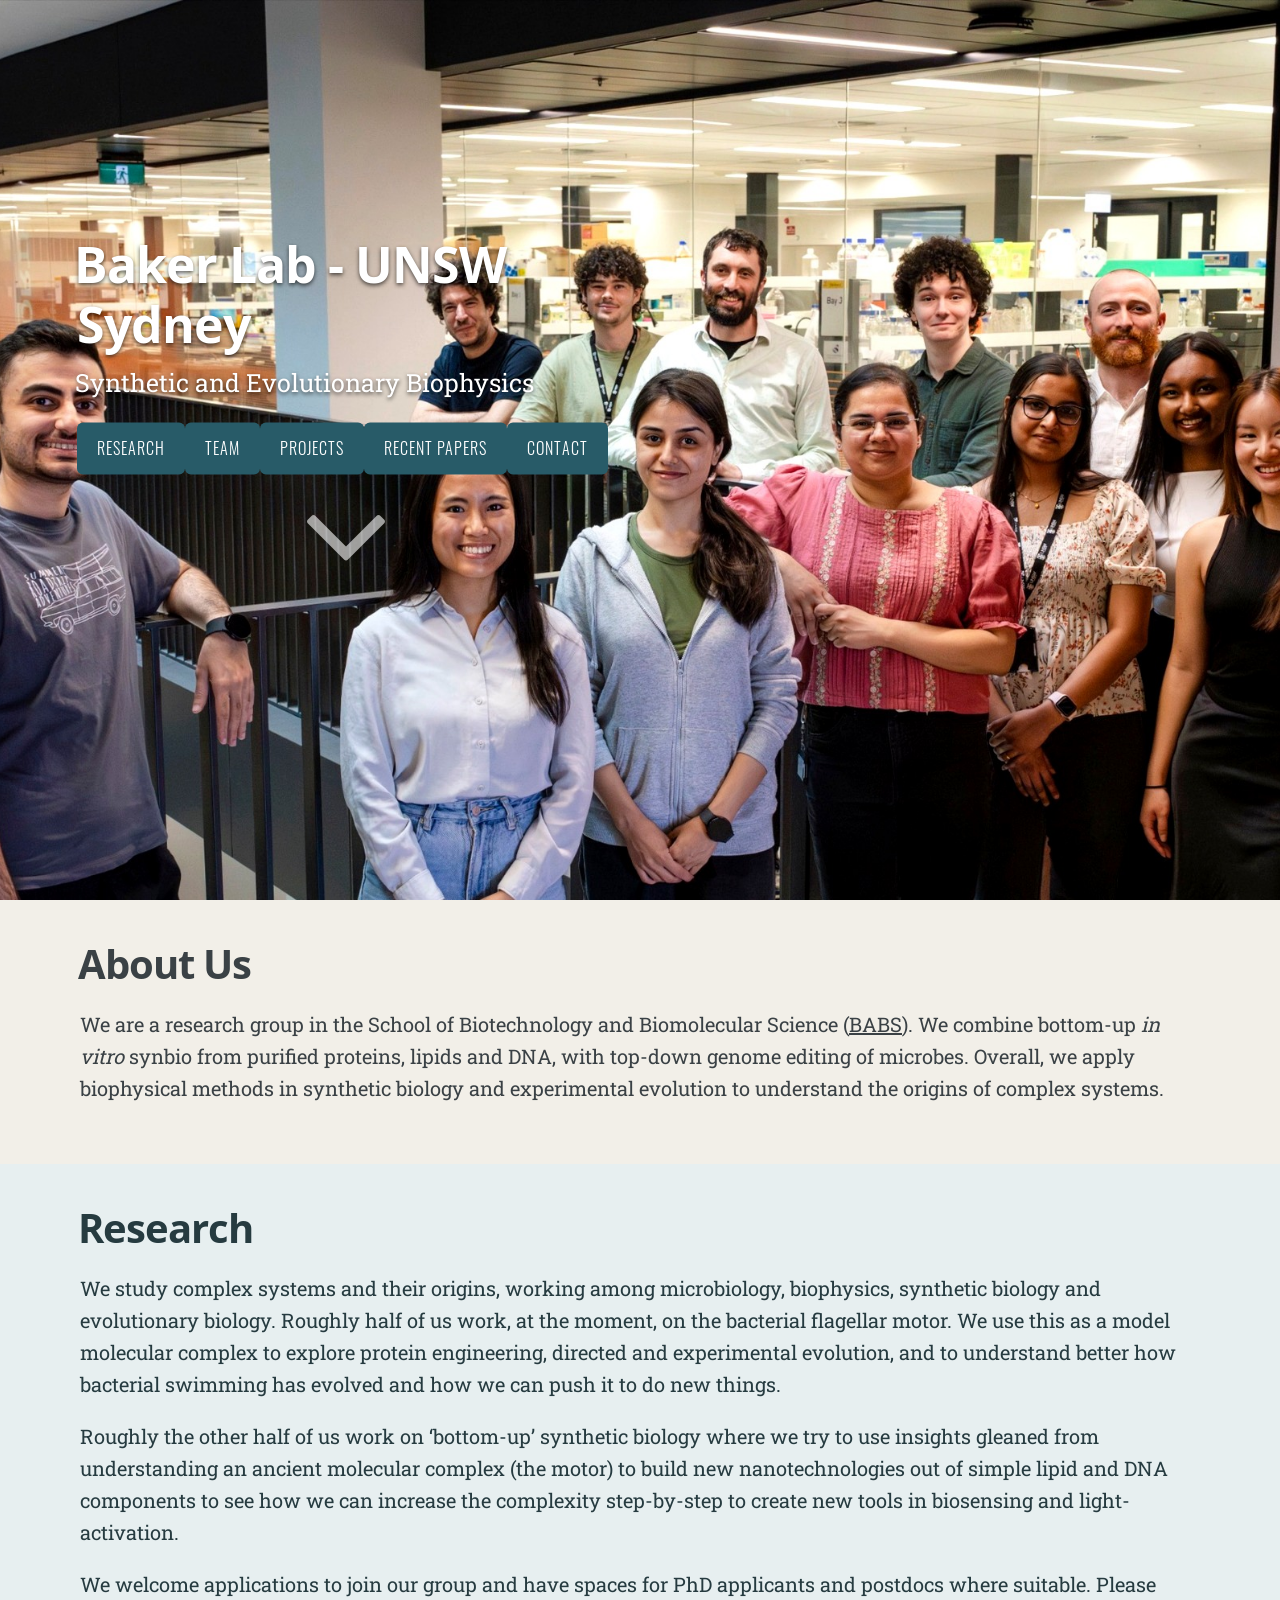
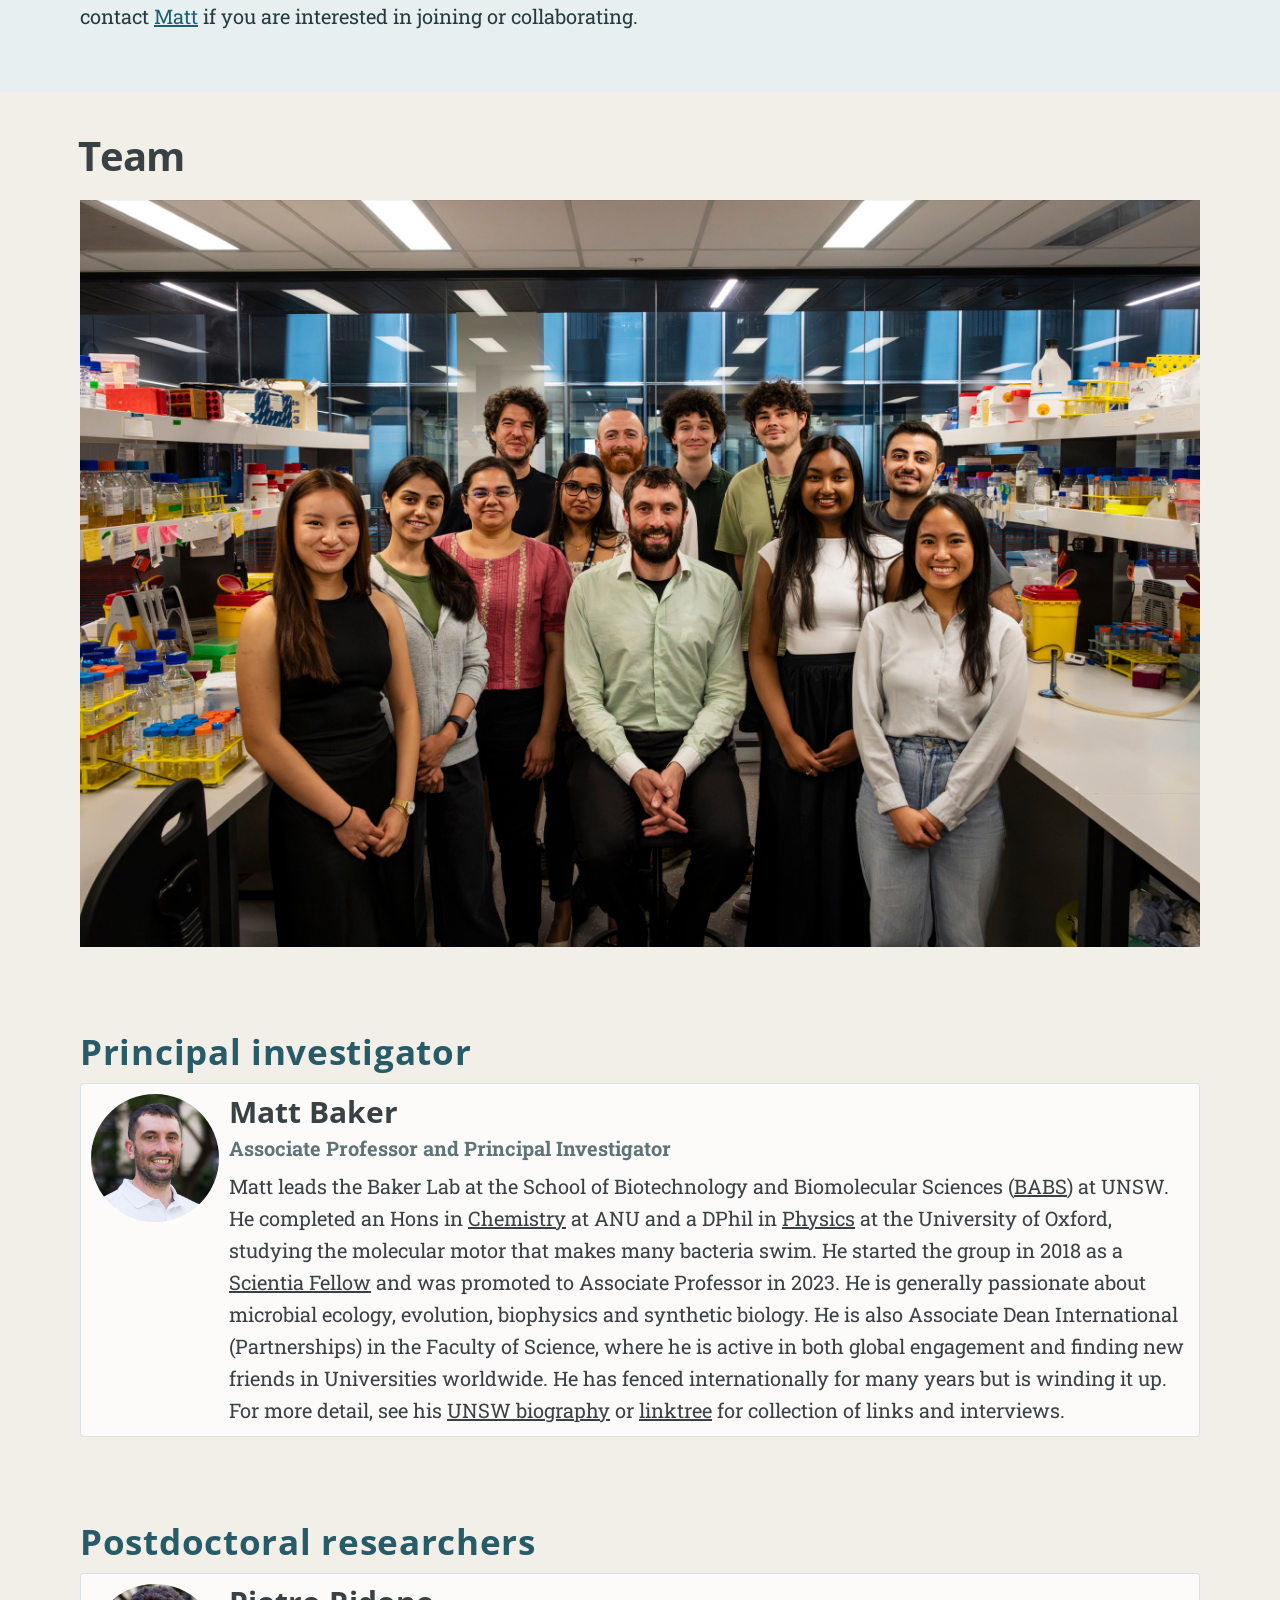
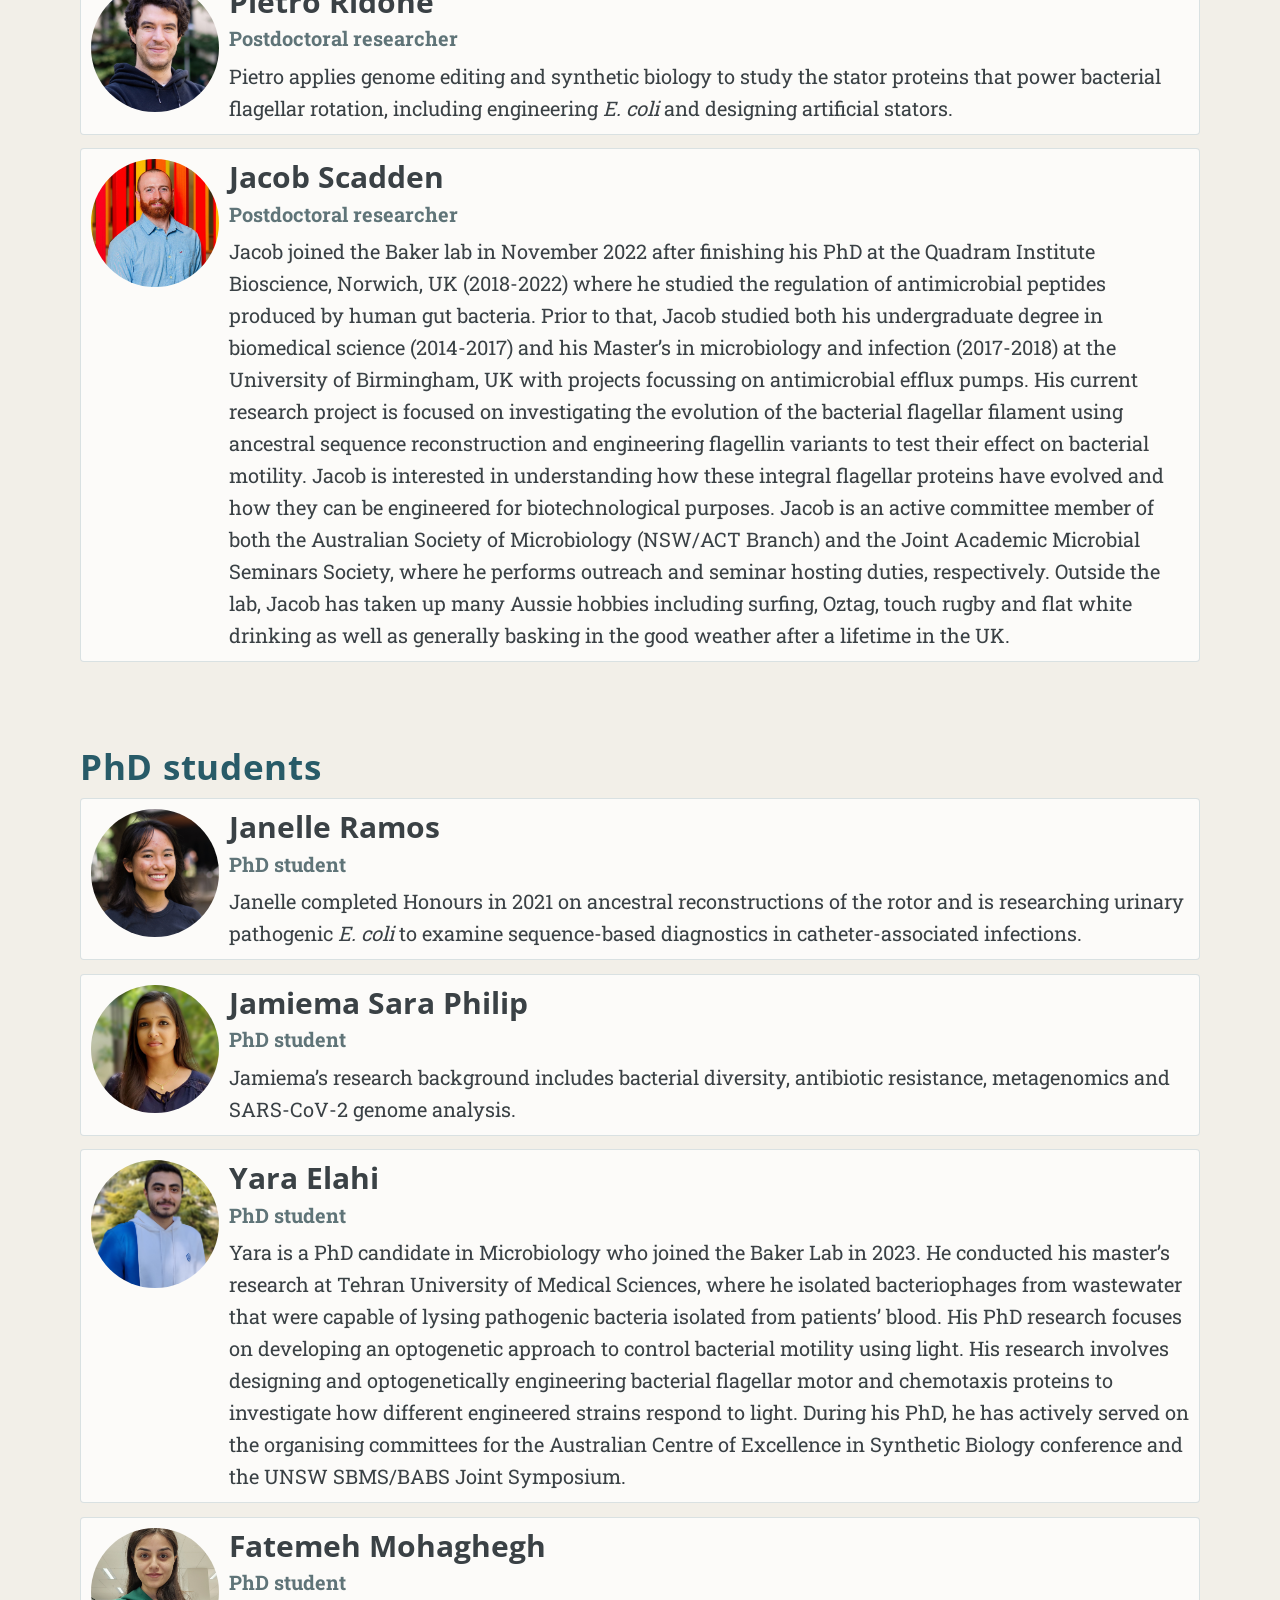
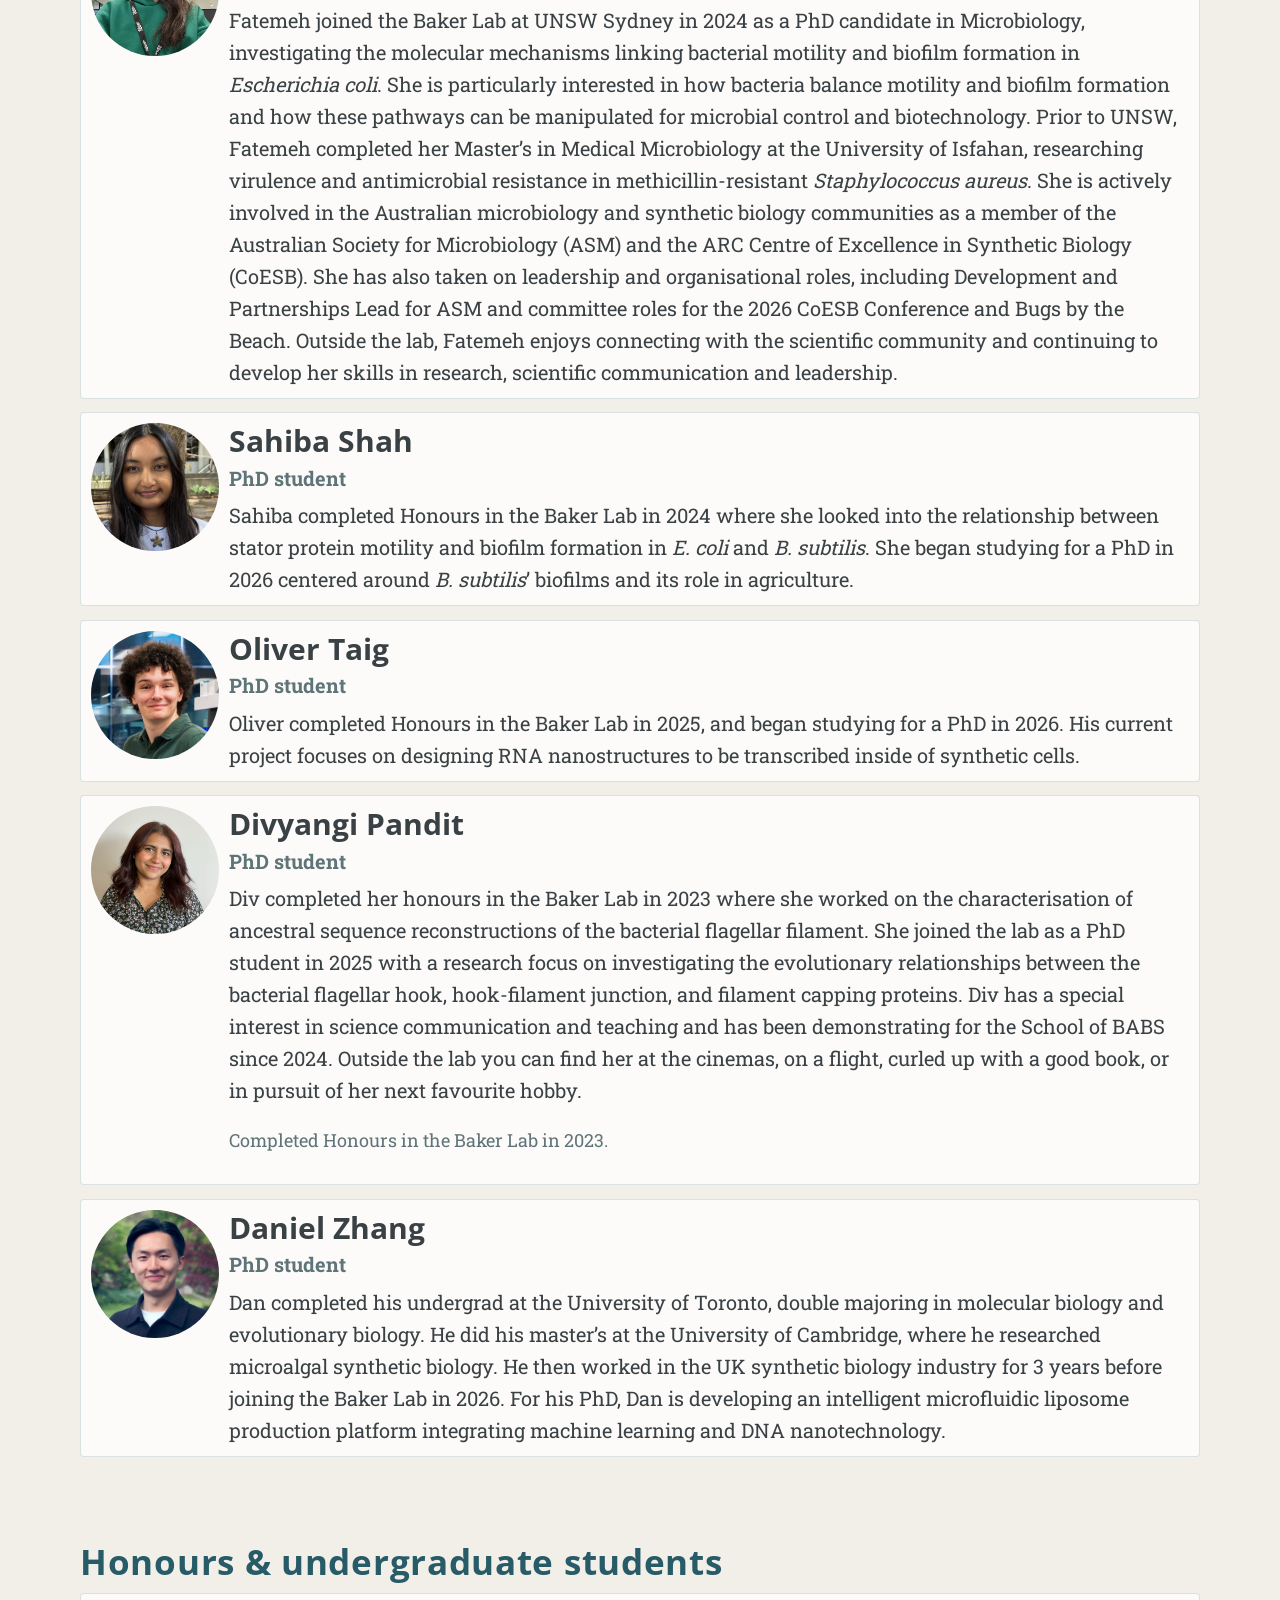
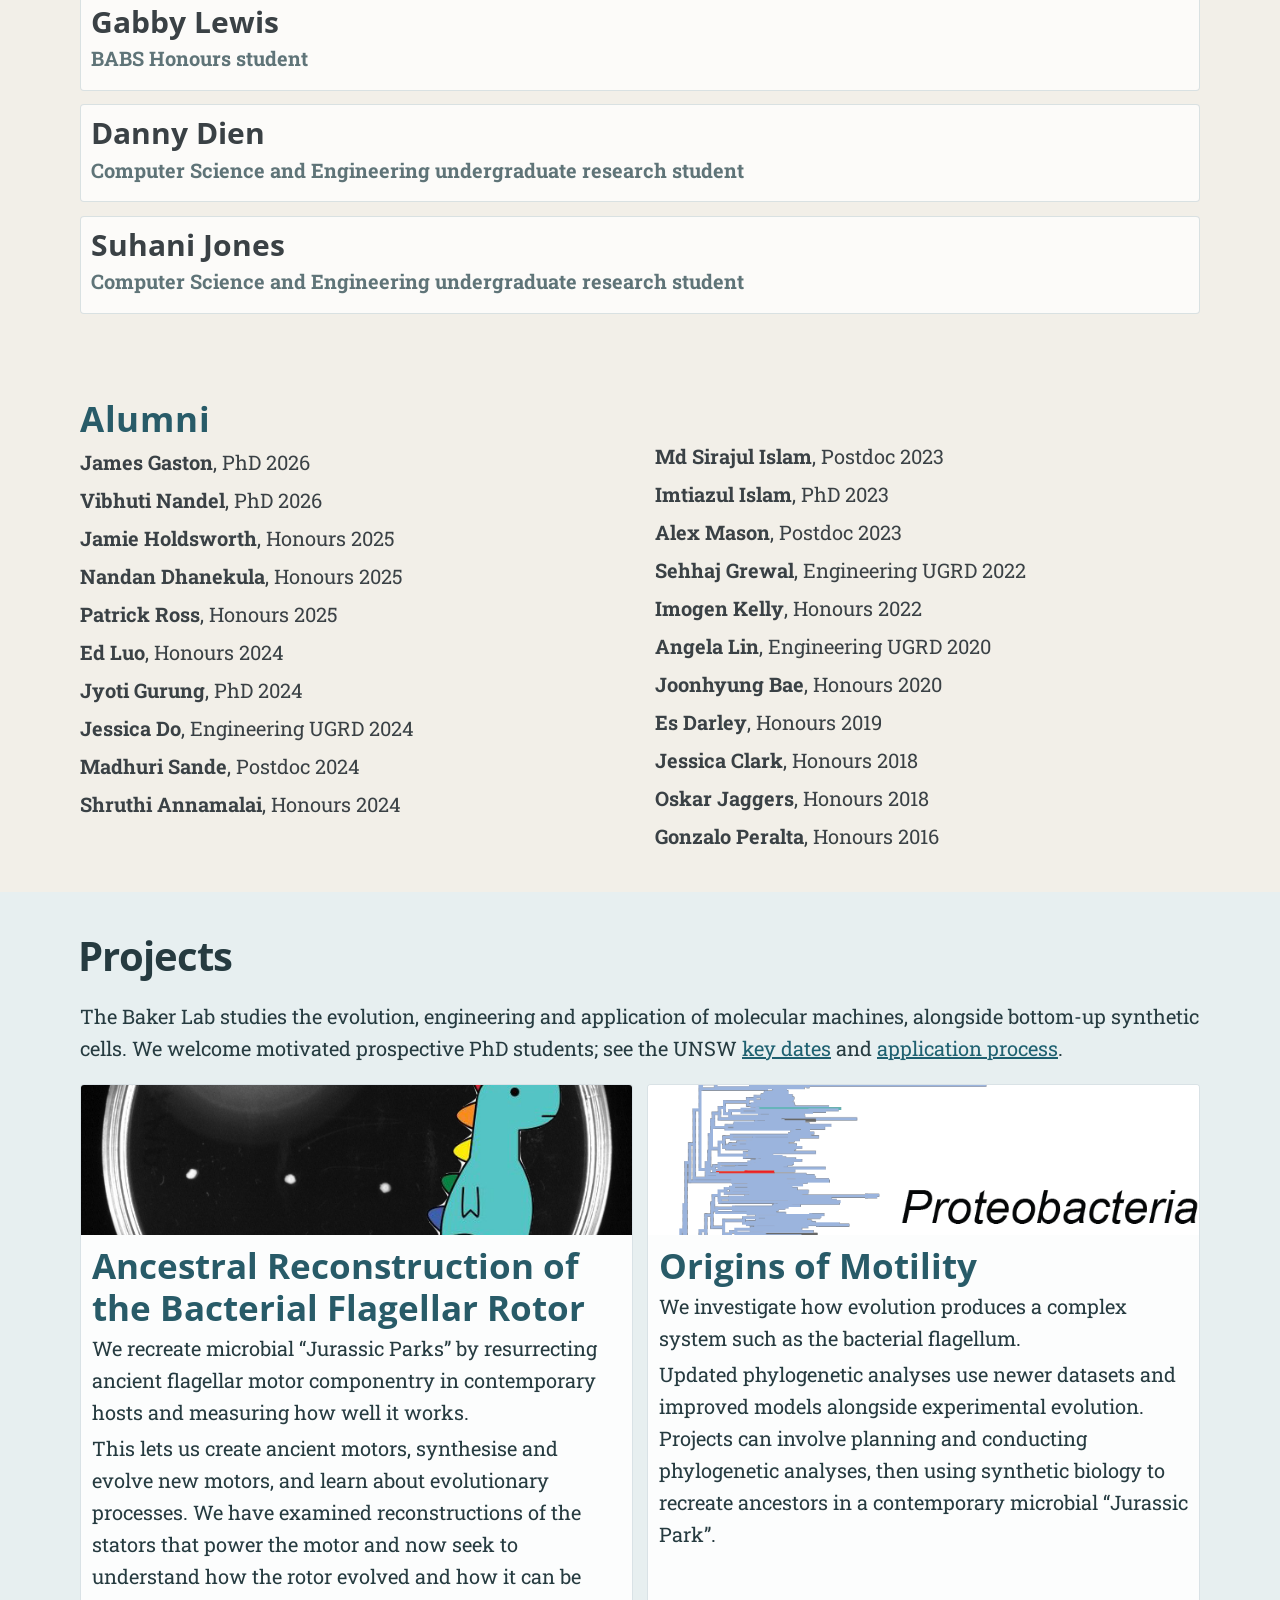
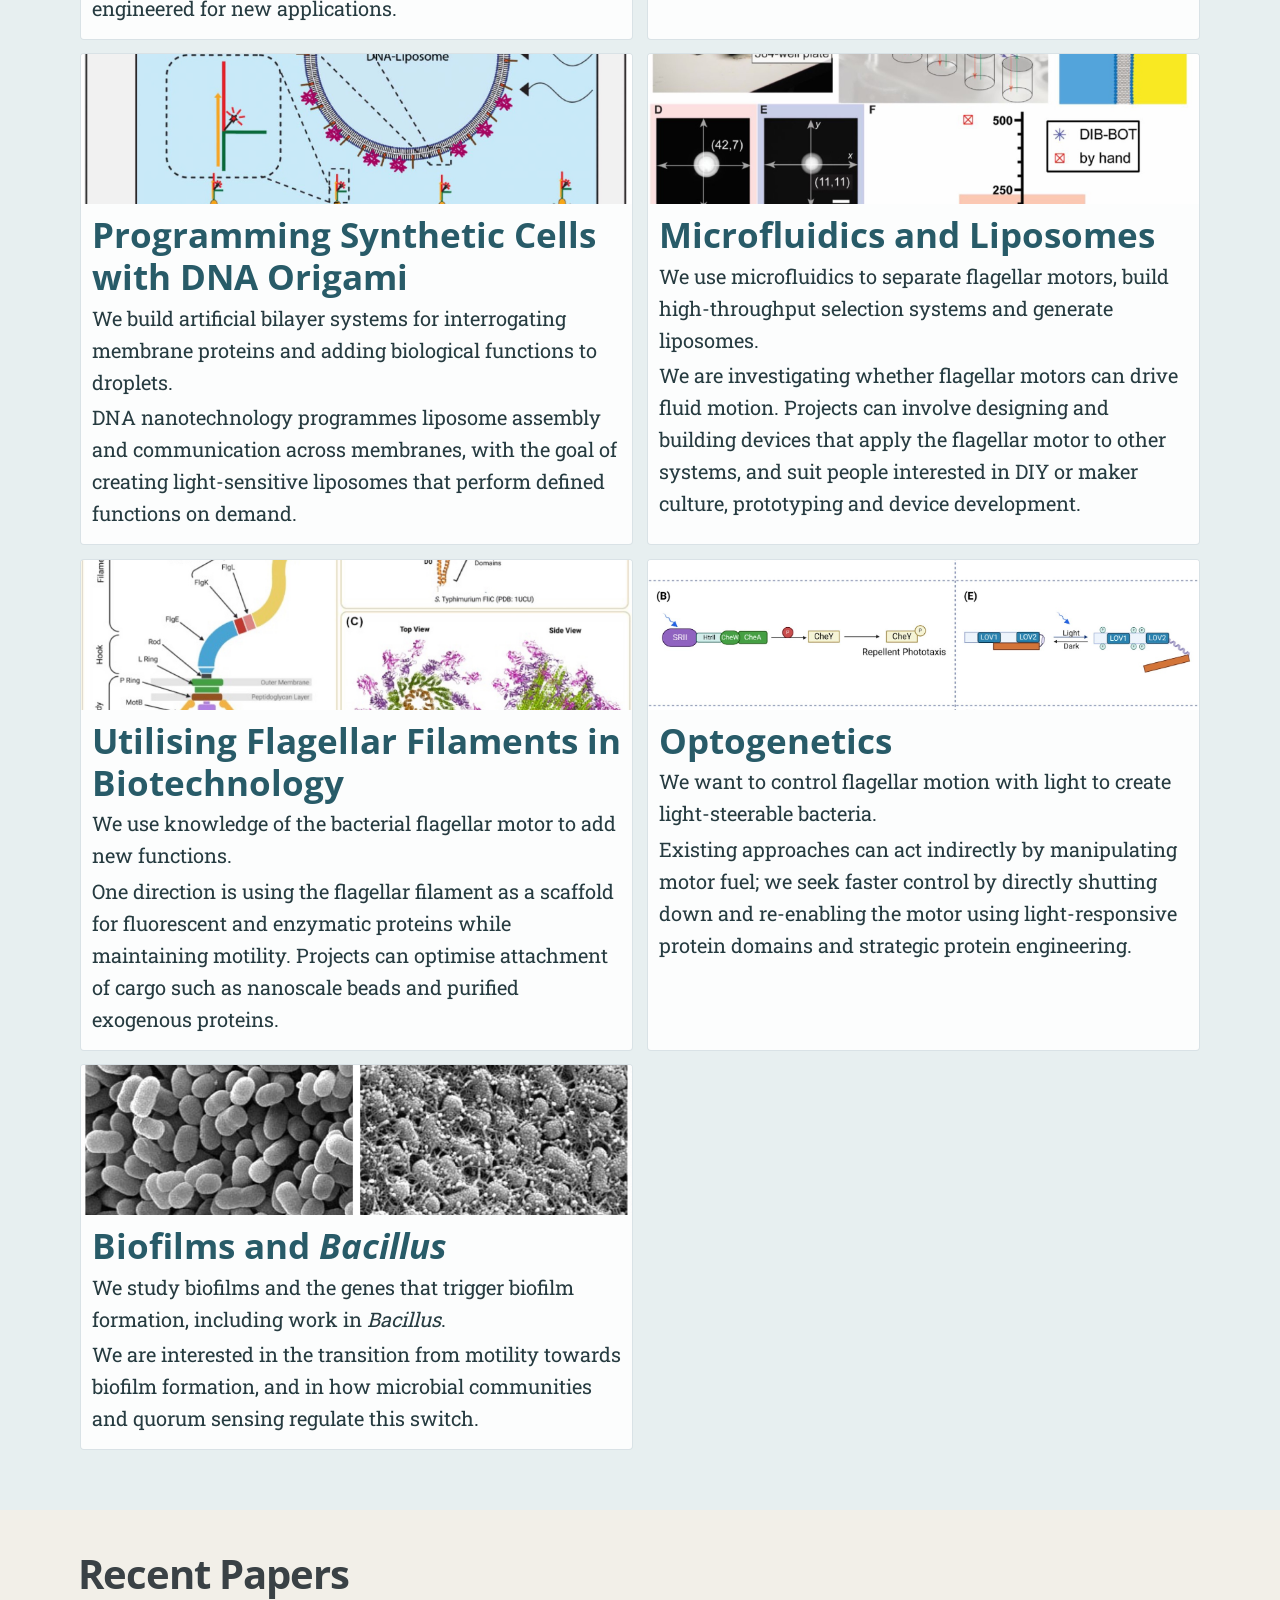
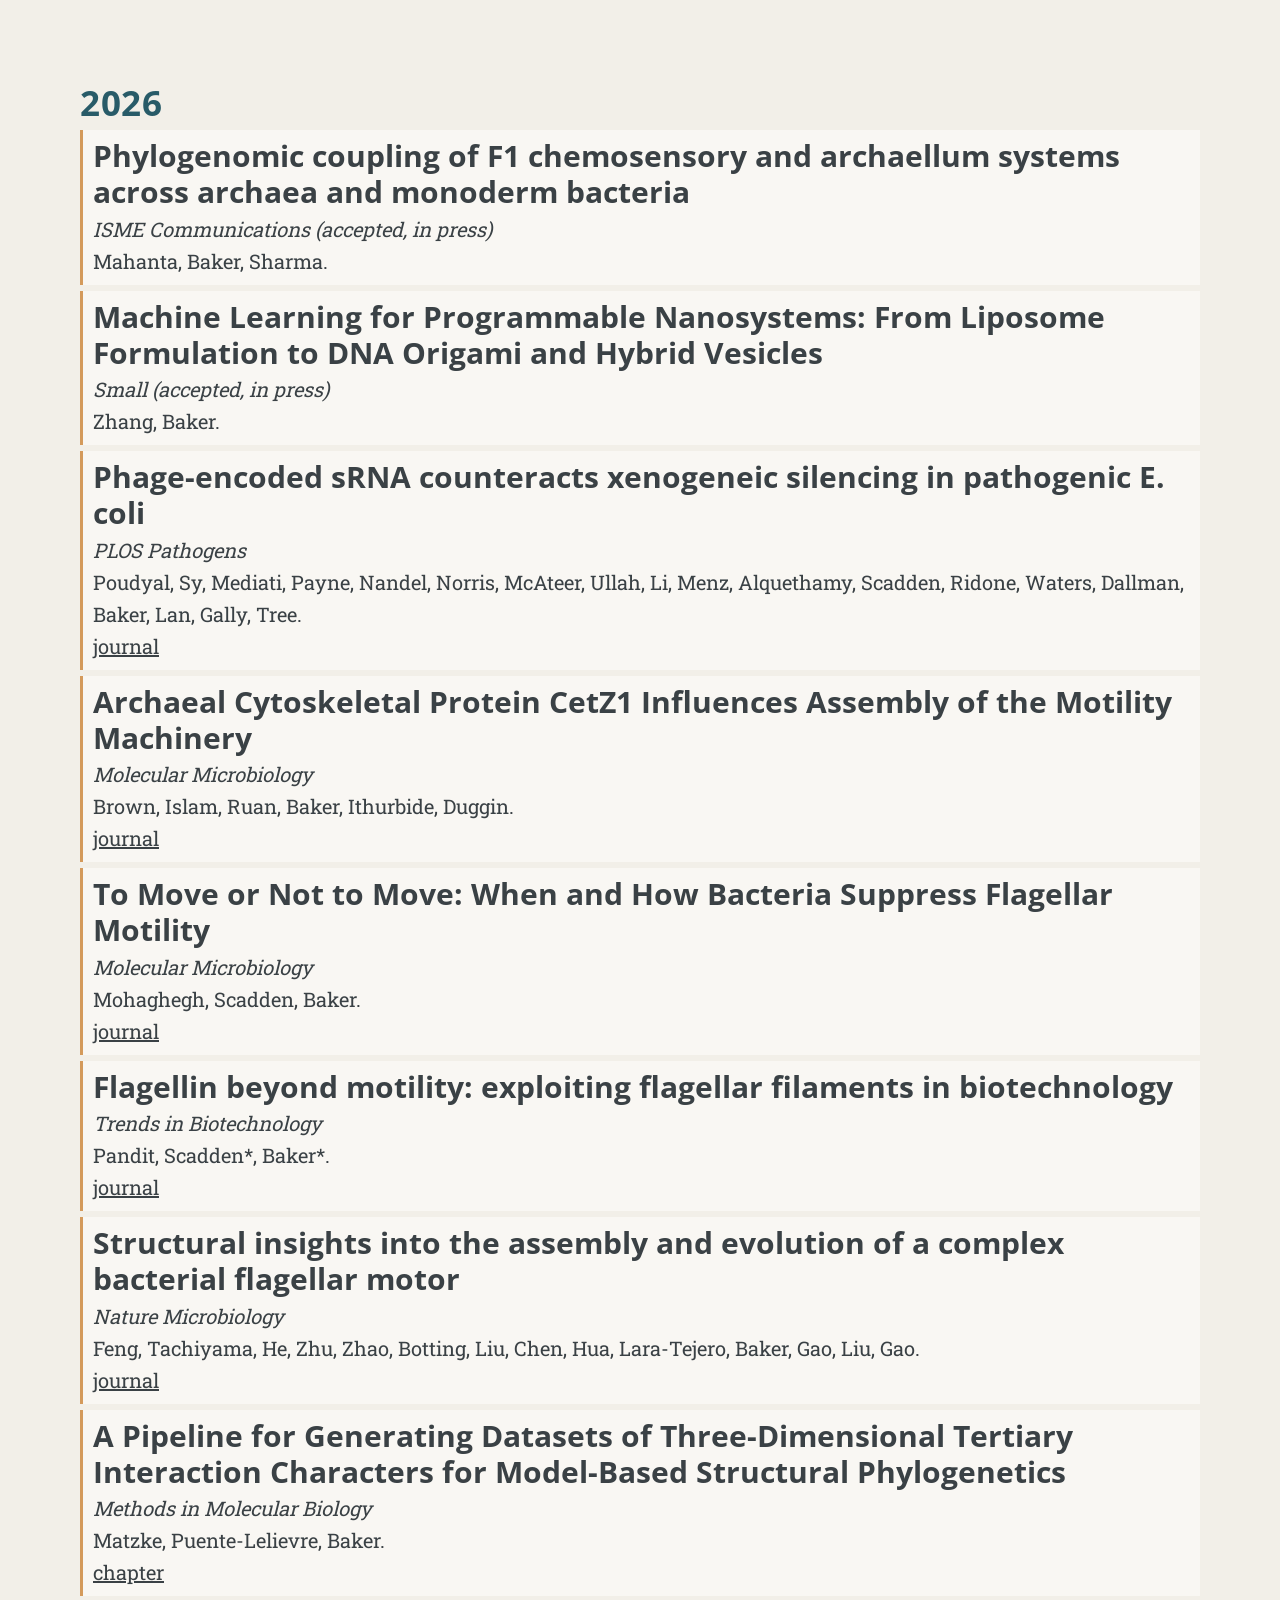
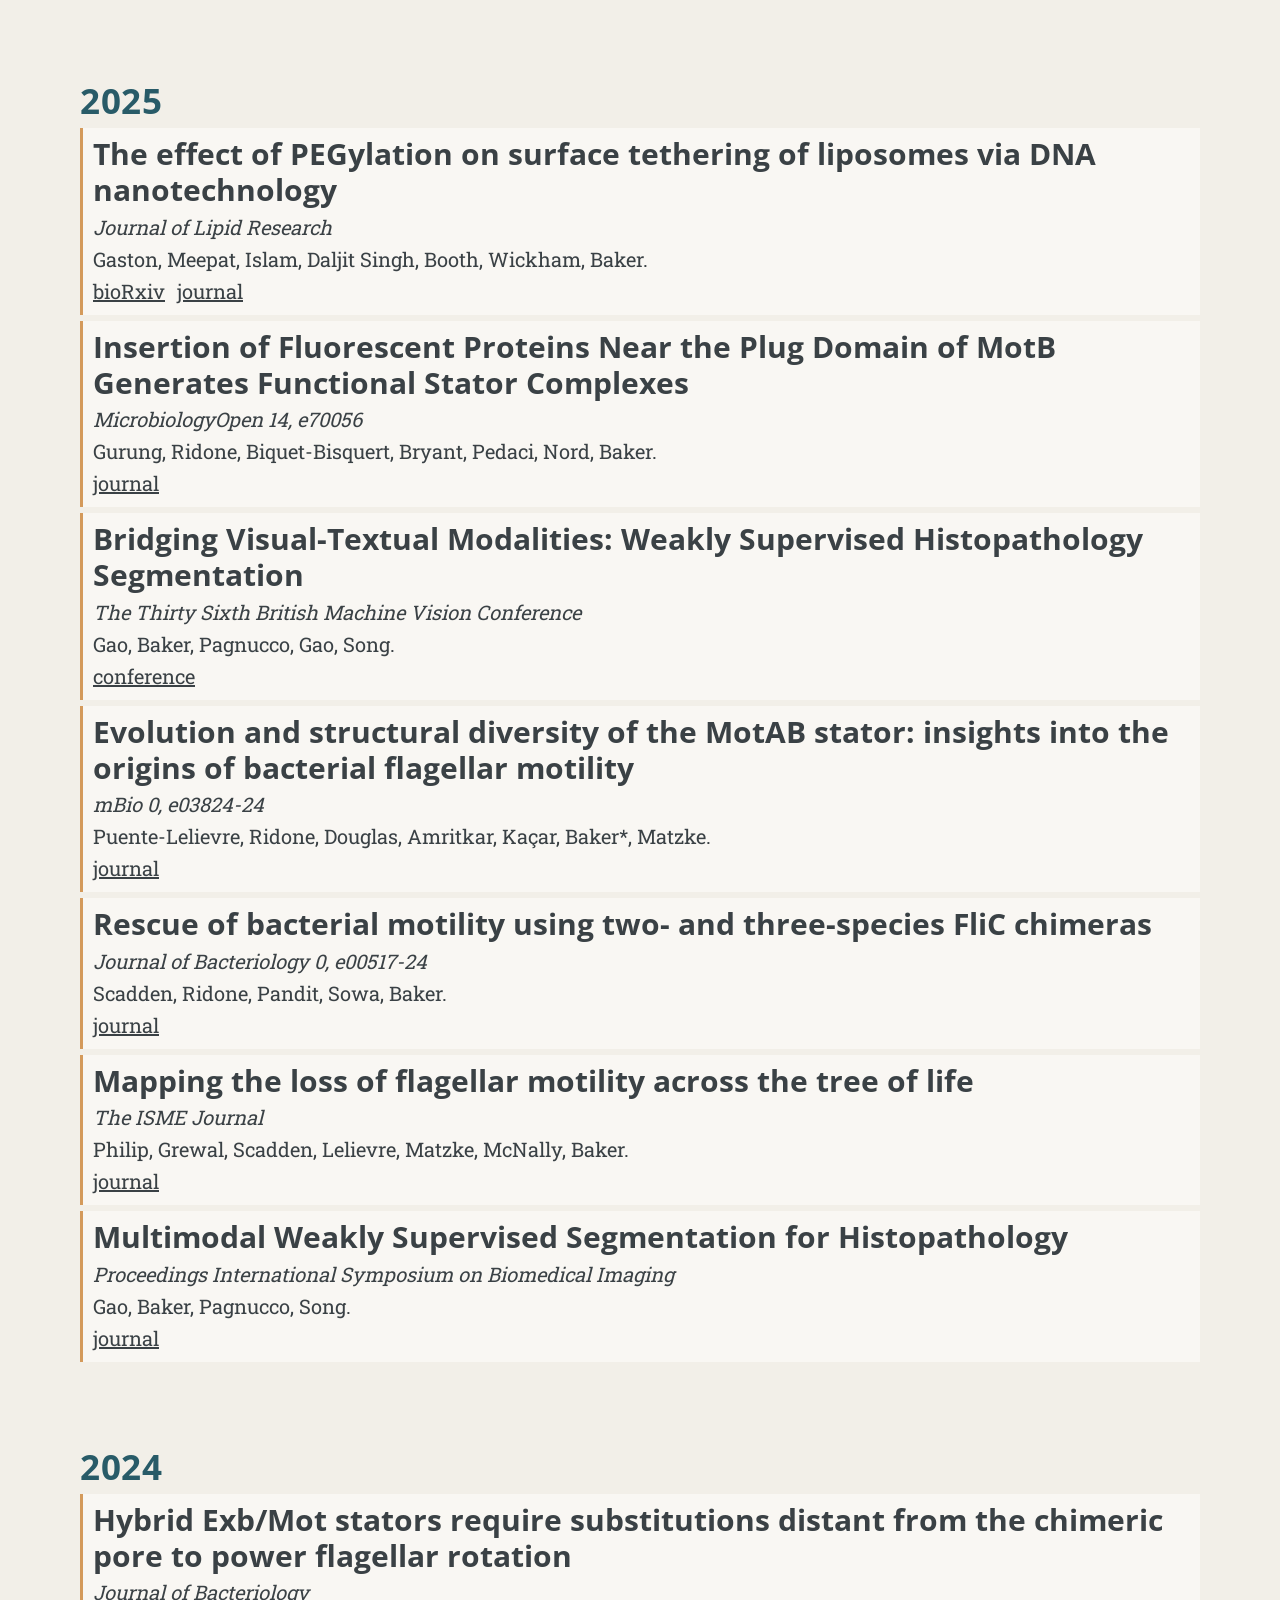
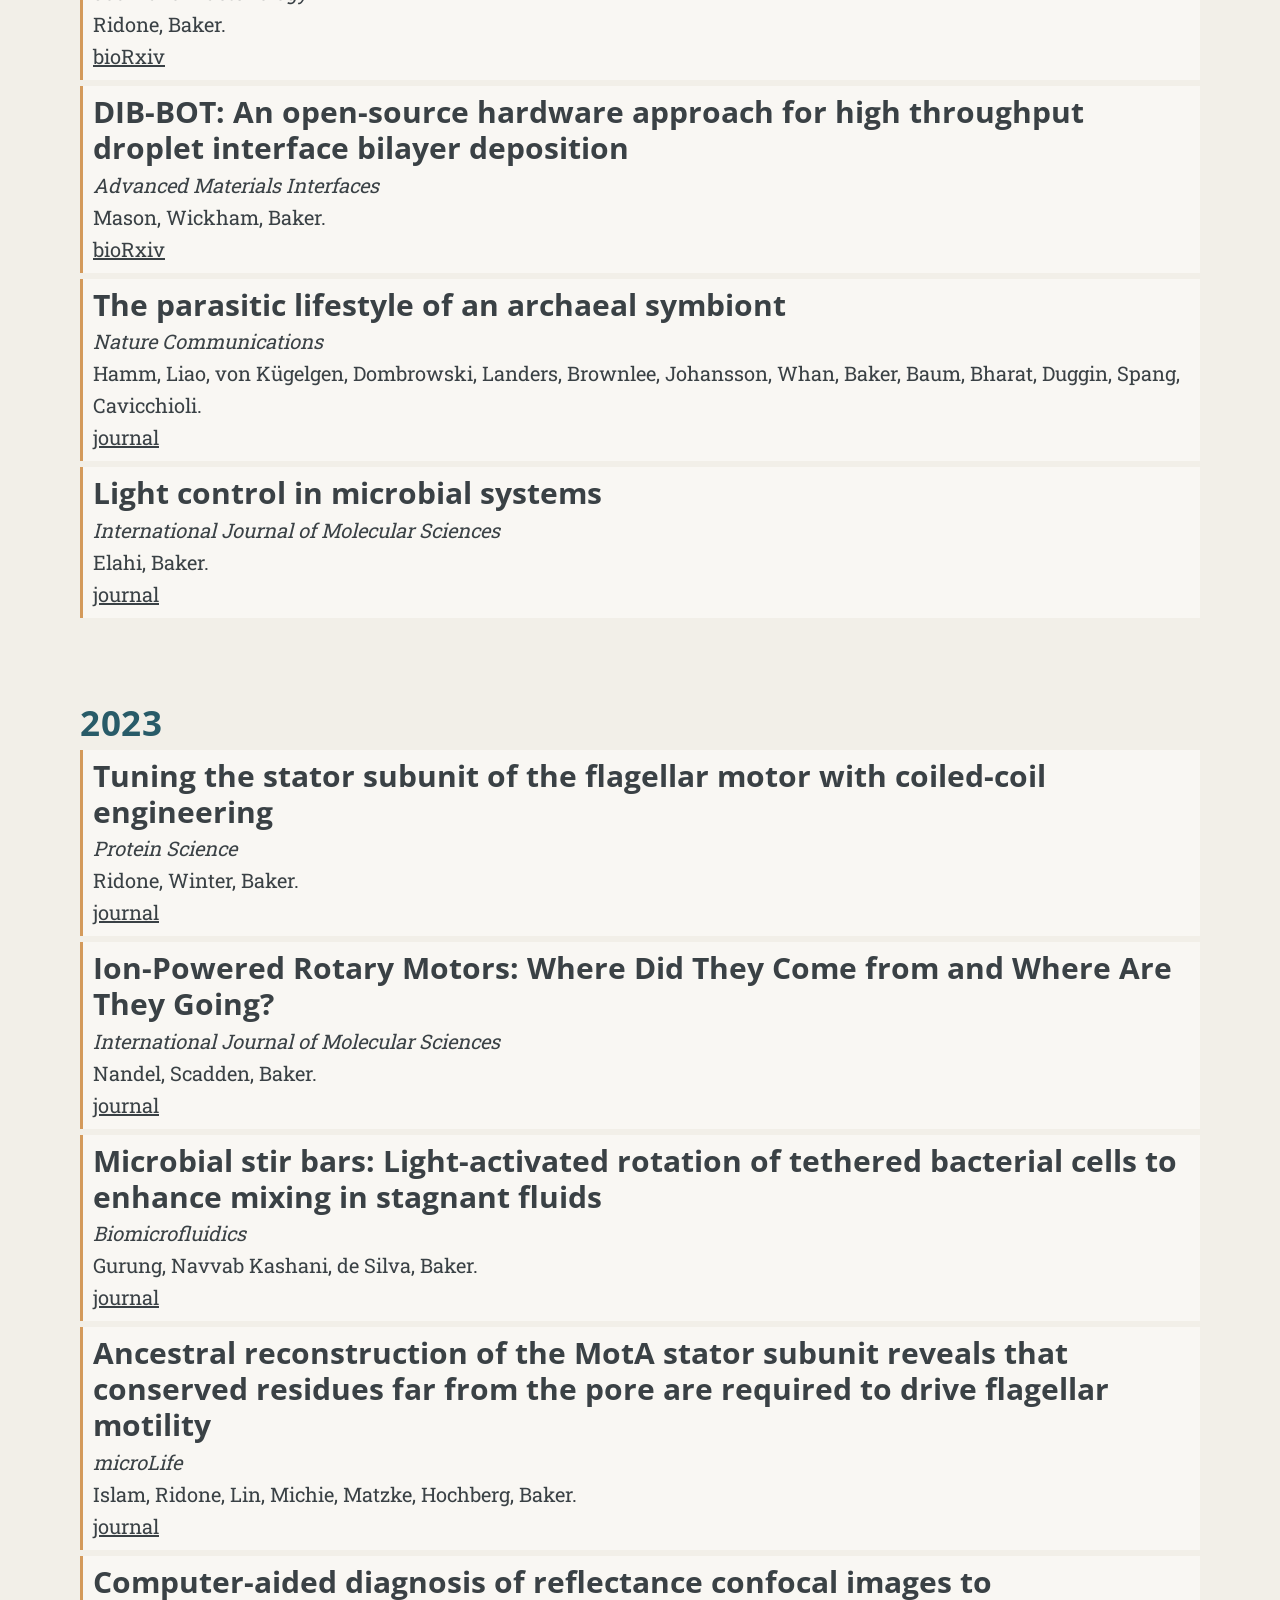
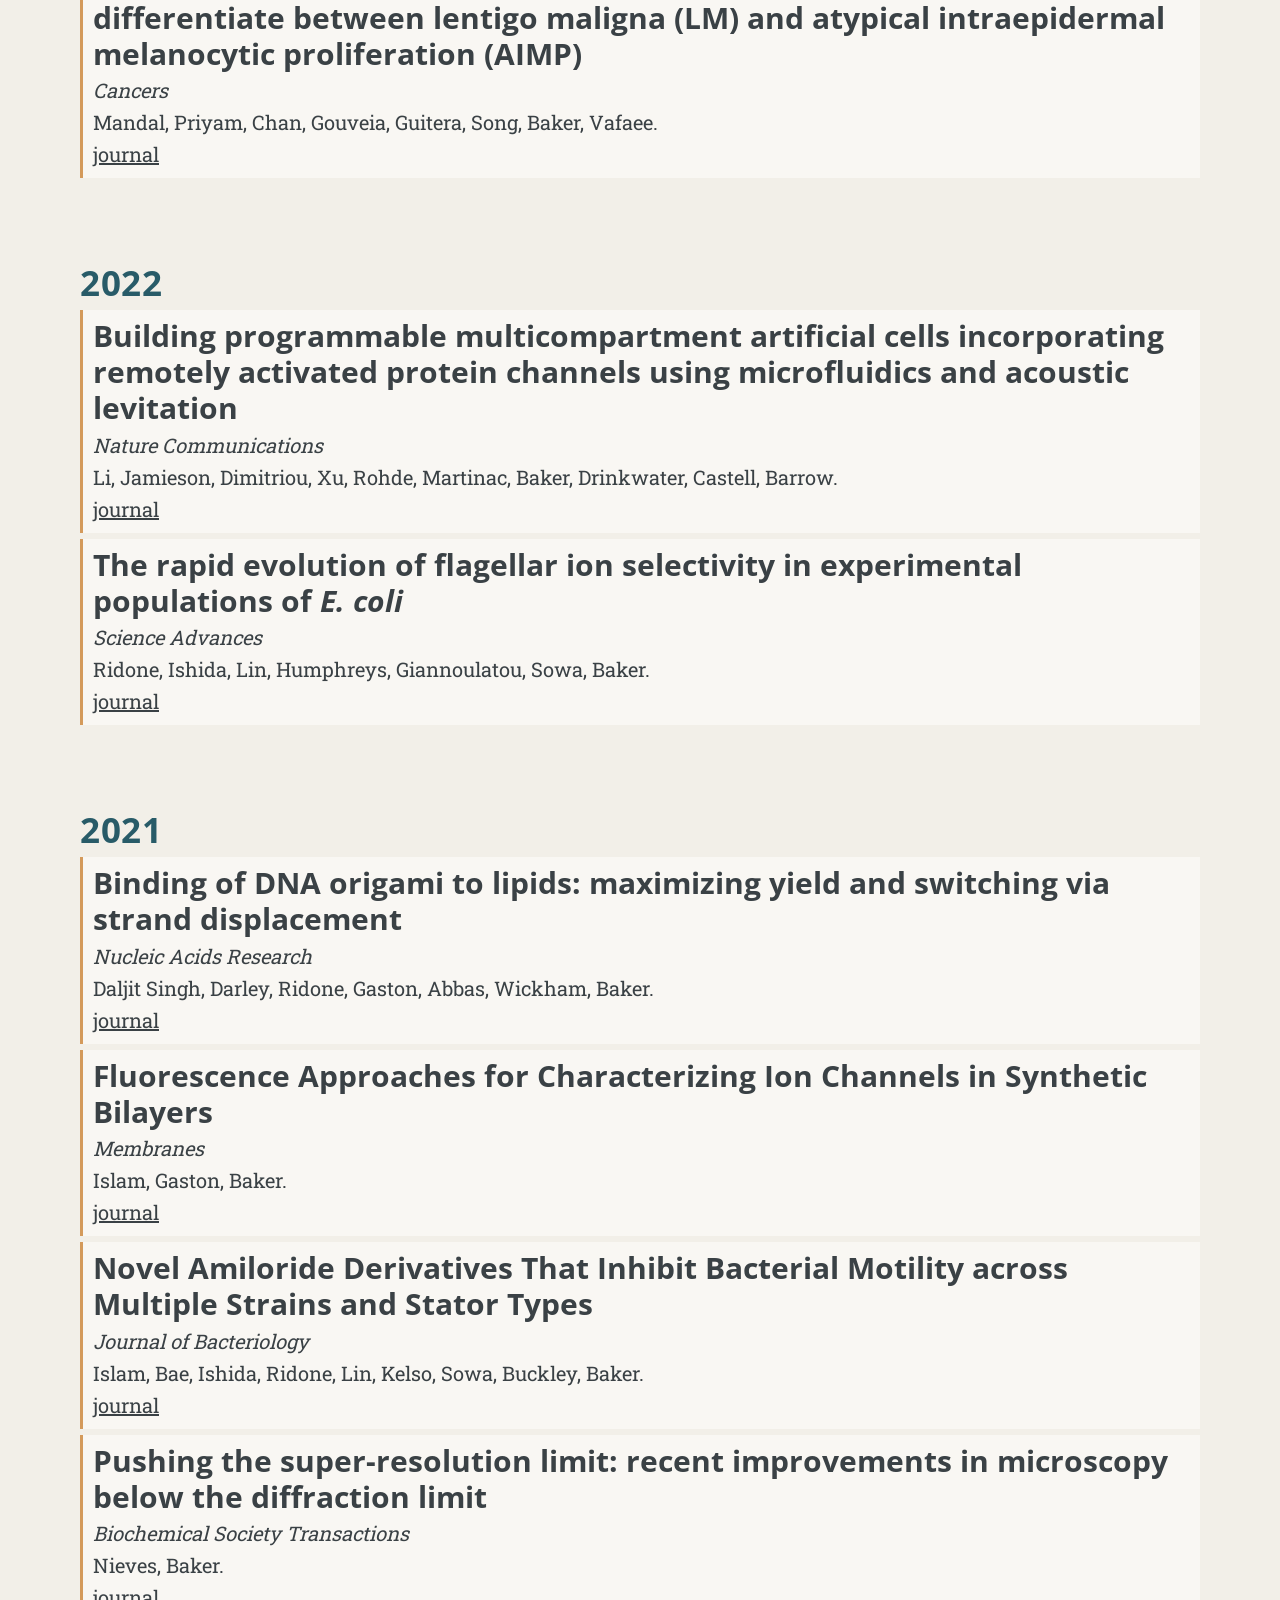
<file: index.html>
<!doctype html><html><meta http-equiv=Content-Type content="text/html" charset=UTF-8><meta http-equiv=X-UA-Compatible content="IE=edge,chrome=1"><title>Baker Lab - UNSW Sydney</title><link rel="shortcut icon" href=https://bakerlabbabs.github.io/images/favicon.png type=image/png><meta name=description content="Synthetic and Evolutionary Biophysics at UNSW"><meta name=keywords content="flagellar motor evolutionary biology experimental evolution directed evolution biophysics DNA nanotechnology"><meta name=referrer content="no-referrer-when-downgrade"><meta name=HandheldFriendly content="True"><meta name=MobileOptimized content="320"><meta name=viewport content="width=device-width,initial-scale=1"><link rel=stylesheet href=https://bakerlabbabs.github.io/css/screen.css><link rel=stylesheet href=https://bakerlabbabs.github.io/css/fonts.css type=text/css><link rel=stylesheet href=https://bakerlabbabs.github.io/fork-awesome/css/fork-awesome.min.css type=text/css><meta property="og:url" content="https://bakerlabbabs.github.io/"><meta property="og:site_name" content="Baker Lab - UNSW Sydney"><meta property="og:title" content="Baker Lab - UNSW Sydney"><meta property="og:description" content="Synthetic and Evolutionary Biophysics at UNSW"><meta property="og:locale" content="en"><meta property="og:type" content="website"><meta property="og:image" content="https://bakerlabbabs.github.io/images/header-2026.jpg"><meta name=twitter:card content="summary_large_image"><meta name=twitter:image content="https://bakerlabbabs.github.io/images/header-2026.jpg"><meta name=twitter:title content="Baker Lab - UNSW Sydney"><meta name=twitter:description content="Synthetic and Evolutionary Biophysics at UNSW"><meta itemprop=name content="Baker Lab - UNSW Sydney"><meta itemprop=description content="Synthetic and Evolutionary Biophysics at UNSW"><meta itemprop=image content="https://bakerlabbabs.github.io/images/header-2026.jpg"><link rel=stylesheet href=./css/lab-overrides.css><link rel=apple-touch-icon sizes=180x180 href=https://bakerlabbabs.github.io/images/apple-touch-icon.png><link rel=icon type=image/png sizes=32x32 href=https://bakerlabbabs.github.io/images/favicon-32x32.png><link rel=icon type=image/png sizes=16x16 href=https://bakerlabbabs.github.io/images/favicon-16x16.png><link rel=stylesheet href=./css/lab-overrides.css><body><header id=site-head style=background-image:url(images/header-2026-web-optimized.jpg)><div class=vertical><div id=site-head-content class=inner><h1 class=blog-title>Baker Lab - UNSW Sydney</h1><h2 class=blog-description>Synthetic and Evolutionary Biophysics</h2><a class="btn site-menu" data-title-anchor=research>Research</a><a class="btn site-menu" data-title-anchor=team>Team</a><a class="btn site-menu" data-title-anchor=projects>Projects</a><a class="btn site-menu" data-title-anchor=recent-papers>Recent Papers</a><a class="btn site-menu" data-title-anchor=contact>Contact</a>
<i id=header-arrow class="fa fa-angle-down" aria-hidden=true></i></div></div></header><main class=content role=main><div class=fixed-nav></div><div class=post-holder><article id=about-us class="post first"><header class=post-header><h2 class=post-title>About Us</h2></header><section class=post-content><p>We are a research group in the School of Biotechnology and Biomolecular Science (<a href=https://www.babs.unsw.edu.au/>BABS</a>). We combine bottom-up <em>in vitro</em> synbio from purified proteins, lipids and DNA, with top-down genome editing of microbes. Overall, we apply biophysical methods in synthetic biology and experimental evolution to understand the origins of complex systems.</p></section></article></div><div class=post-holder><article id=research class=post><header class=post-header><h2 class=post-title>Research</h2></header><section class=post-content><p>We study complex systems and their origins, working among microbiology, biophysics, synthetic biology and evolutionary biology. Roughly half of us work, at the moment, on the bacterial flagellar motor. We use this as a model molecular complex to explore protein engineering, directed and experimental evolution, and to understand better how bacterial swimming has evolved and how we can push it to do new things.</p><p>Roughly the other half of us work on &lsquo;bottom-up&rsquo; synthetic biology where we try to use insights gleaned from understanding an ancient molecular complex (the motor) to build new nanotechnologies out of simple lipid and DNA components to see how we can increase the complexity step-by-step to create new tools in biosensing and light-activation.</p><p>We welcome applications to join our group and have spaces for PhD applicants and postdocs where suitable. Please contact <a href=https://www.babs.unsw.edu.au/matthew-baker>Matt</a> if you are interested in joining or collaborating.</p></section></article></div><div class=post-holder><article id=team class=post><header class=post-header><h2 class=post-title>Team</h2></header><section class=post-content><p><img src=images/team-2026.jpg alt="Baker Lab group in the laboratory"></p><h3>Principal investigator</h3><div class=member-grid><article class=member-card><img src=./images/Matt.jpg alt="Portrait of Matt Baker" loading=lazy><div><h4>Matt Baker</h4><p class=member-role>Associate Professor and Principal Investigator</p><div class=member-bio>Matt leads the Baker Lab at the School of Biotechnology and Biomolecular Sciences (<a href=https://www.babs.unsw.edu.au>BABS</a>) at UNSW. He completed an Hons in <a href=https://chemistry.anu.edu.au/>Chemistry</a> at ANU and a DPhil in <a href=https://www.physics.ox.ac.uk/>Physics</a> at the University of Oxford, studying the molecular motor that makes many bacteria swim. He started the group in 2018 as a <a href=https://research.unsw.edu.au/scientia-program>Scientia Fellow</a> and was promoted to Associate Professor in 2023. He is generally passionate about microbial ecology, evolution, biophysics and synthetic biology. He is also Associate Dean International (Partnerships) in the Faculty of Science, where he is active in both global engagement and finding new friends in Universities worldwide. He has fenced internationally for many years but is winding it up. For more detail, see his <a href=https://www.babs.unsw.edu.au/matthew-baker>UNSW biography</a> or <a href=http://linktr.ee/phatmattbaker>linktree</a> for collection of links and interviews.</div></div></article></div><h3>Postdoctoral researchers</h3><div class=member-grid><article class=member-card><img src=./images/Pietro.jpg alt="Portrait of Pietro Ridone" loading=lazy><div><h4>Pietro Ridone</h4><p class=member-role>Postdoctoral researcher</p><div class=member-bio>Pietro applies genome editing and synthetic biology to study the stator proteins that power bacterial flagellar rotation, including engineering <em>E. coli</em> and designing artificial stators.</div></div></article><article class=member-card><img src=./images/Jacob.jpg alt="Portrait of Jacob Scadden" loading=lazy><div><h4>Jacob Scadden</h4><p class=member-role>Postdoctoral researcher</p><div class=member-bio>Jacob joined the Baker lab in November 2022 after finishing his PhD at the Quadram Institute Bioscience, Norwich, UK (2018-2022) where he studied the regulation of antimicrobial peptides produced by human gut bacteria. Prior to that, Jacob studied both his undergraduate degree in biomedical science (2014-2017) and his Master’s in microbiology and infection (2017-2018) at the University of Birmingham, UK with projects focussing on antimicrobial efflux pumps. His current research project is focused on investigating the evolution of the bacterial flagellar filament using ancestral sequence reconstruction and engineering flagellin variants to test their effect on bacterial motility. Jacob is interested in understanding how these integral flagellar proteins have evolved and how they can be engineered for biotechnological purposes. Jacob is an active committee member of both the Australian Society of Microbiology (NSW/ACT Branch) and the Joint Academic Microbial Seminars Society, where he performs outreach and seminar hosting duties, respectively. Outside the lab, Jacob has taken up many Aussie hobbies including surfing, Oztag, touch rugby and flat white drinking as well as generally basking in the good weather after a lifetime in the UK.</div></div></article></div><h3>PhD students</h3><div class=member-grid><article class=member-card><img src=./images/Janelle.jpg alt="Portrait of Janelle Ramos" loading=lazy><div><h4>Janelle Ramos</h4><p class=member-role>PhD student</p><div class=member-bio>Janelle completed Honours in 2021 on ancestral reconstructions of the rotor and is researching urinary pathogenic <em>E. coli</em> to examine sequence-based diagnostics in catheter-associated infections.</div></div></article><article class=member-card><img src=./images/Jamiema.jpg alt="Portrait of Jamiema Sara Philip" loading=lazy><div><h4>Jamiema Sara Philip</h4><p class=member-role>PhD student</p><div class=member-bio>Jamiema’s research background includes bacterial diversity, antibiotic resistance, metagenomics and SARS-CoV-2 genome analysis.</div></div></article><article class=member-card><img src=./images/Yara.jpg alt="Portrait of Yara Elahi" loading=lazy><div><h4>Yara Elahi</h4><p class=member-role>PhD student</p><div class=member-bio>Yara is a PhD candidate in Microbiology who joined the Baker Lab in 2023. He conducted his master’s research at Tehran University of Medical Sciences, where he isolated bacteriophages from wastewater that were capable of lysing pathogenic bacteria isolated from patients’ blood. His PhD research focuses on developing an optogenetic approach to control bacterial motility using light. His research involves designing and optogenetically engineering bacterial flagellar motor and chemotaxis proteins to investigate how different engineered strains respond to light. During his PhD, he has actively served on the organising committees for the Australian Centre of Excellence in Synthetic Biology conference and the UNSW SBMS/BABS Joint Symposium.</div></div></article><article class=member-card><img src=./images/Fatemeh.jpg alt="Portrait of Fatemeh Mohaghegh" loading=lazy><div><h4>Fatemeh Mohaghegh</h4><p class=member-role>PhD student</p><div class=member-bio>Fatemeh joined the Baker Lab at UNSW Sydney in 2024 as a PhD candidate in Microbiology, investigating the molecular mechanisms linking bacterial motility and biofilm formation in <em>Escherichia coli</em>. She is particularly interested in how bacteria balance motility and biofilm formation and how these pathways can be manipulated for microbial control and biotechnology. Prior to UNSW, Fatemeh completed her Master’s in Medical Microbiology at the University of Isfahan, researching virulence and antimicrobial resistance in methicillin-resistant <em>Staphylococcus aureus</em>. She is actively involved in the Australian microbiology and synthetic biology communities as a member of the Australian Society for Microbiology (ASM) and the ARC Centre of Excellence in Synthetic Biology (CoESB). She has also taken on leadership and organisational roles, including Development and Partnerships Lead for ASM and committee roles for the 2026 CoESB Conference and Bugs by the Beach. Outside the lab, Fatemeh enjoys connecting with the scientific community and continuing to develop her skills in research, scientific communication and leadership.</div></div></article><article class=member-card><img src=./images/Sahiba.jpg alt="Portrait of Sahiba Shah" loading=lazy><div><h4>Sahiba Shah</h4><p class=member-role>PhD student</p><div class=member-bio>Sahiba completed Honours in the Baker Lab in 2024 where she looked into the relationship between stator protein motility and biofilm formation in <em>E. coli</em> and <em>B. subtilis</em>. She began studying for a PhD in 2026 centered around <em>B. subtilis</em>’ biofilms and its role in agriculture.</div></div></article><article class=member-card><img src=./images/Oliver.jpg alt="Portrait of Oliver Taig" loading=lazy><div><h4>Oliver Taig</h4><p class=member-role>PhD student</p><div class=member-bio>Oliver completed Honours in the Baker Lab in 2025, and began studying for a PhD in 2026. His current project focuses on designing RNA nanostructures to be transcribed inside of synthetic cells.</div></div></article><article class=member-card><img src=./images/Divyangi.jpg alt="Portrait of Divyangi Pandit" loading=lazy><div><h4>Divyangi Pandit</h4><p class=member-role>PhD student</p><div class=member-bio>Div completed her honours in the Baker Lab in 2023 where she worked on the characterisation of ancestral sequence reconstructions of the bacterial flagellar filament. She joined the lab as a PhD student in 2025 with a research focus on investigating the evolutionary relationships between the bacterial flagellar hook, hook-filament junction, and filament capping proteins. Div has a special interest in science communication and teaching and has been demonstrating for the School of BABS since 2024. Outside the lab you can find her at the cinemas, on a flight, curled up with a good book, or in pursuit of her next favourite hobby.</div><p class=member-note>Completed Honours in the Baker Lab in 2023.</p></div></article><article class=member-card><img src=./images/Daniel.jpg alt="Portrait of Daniel Zhang" loading=lazy><div><h4>Daniel Zhang</h4><p class=member-role>PhD student</p><div class=member-bio>Dan completed his undergrad at the University of Toronto, double majoring in molecular biology and evolutionary biology. He did his master’s at the University of Cambridge, where he researched microalgal synthetic biology. He then worked in the UK synthetic biology industry for 3 years before joining the Baker Lab in 2026. For his PhD, Dan is developing an intelligent microfluidic liposome production platform integrating machine learning and DNA nanotechnology.</div></div></article></div><h3>Honours & undergraduate students</h3><div class=member-grid><article class=member-card><div><h4>Gabby Lewis</h4><p class=member-role>BABS Honours student</p></div></article><article class=member-card><div><h4>Danny Dien</h4><p class=member-role>Computer Science and Engineering undergraduate research student</p></div></article><article class=member-card><div><h4>Suhani Jones</h4><p class=member-role>Computer Science and Engineering undergraduate research student</p></div></article></div><h3>Alumni</h3><div class=alumni-list><p><strong>James Gaston</strong>, PhD 2026</p><p><strong>Vibhuti Nandel</strong>, PhD 2026</p><p><strong>Jamie Holdsworth</strong>, Honours 2025</p><p><strong>Nandan Dhanekula</strong>, Honours 2025</p><p><strong>Patrick Ross</strong>, Honours 2025</p><p><strong>Ed Luo</strong>, Honours 2024</p><p><strong>Jyoti Gurung</strong>, PhD 2024</p><p><strong>Jessica Do</strong>, Engineering UGRD 2024</p><p><strong>Madhuri Sande</strong>, Postdoc 2024</p><p><strong>Shruthi Annamalai</strong>, Honours 2024</p><p><strong>Md Sirajul Islam</strong>, Postdoc 2023</p><p><strong>Imtiazul Islam</strong>, PhD 2023</p><p><strong>Alex Mason</strong>, Postdoc 2023</p><p><strong>Sehhaj Grewal</strong>, Engineering UGRD 2022</p><p><strong>Imogen Kelly</strong>, Honours 2022</p><p><strong>Angela Lin</strong>, Engineering UGRD 2020</p><p><strong>Joonhyung Bae</strong>, Honours 2020</p><p><strong>Es Darley</strong>, Honours 2019</p><p><strong>Jessica Clark</strong>, Honours 2018</p><p><strong>Oskar Jaggers</strong>, Honours 2018</p><p><strong>Gonzalo Peralta</strong>, Honours 2016</p></div></section></article></div><div class=post-holder><article id=projects class=post><header class=post-header><h2 class=post-title>Projects</h2></header><section class=post-content><p>The Baker Lab studies the evolution, engineering and application of molecular machines, alongside bottom-up synthetic cells. We welcome motivated prospective PhD students; see the UNSW <a href=https://research.unsw.edu.au/key-dates>key dates</a> and <a href=https://research.unsw.edu.au/how-apply>application process</a>.</p><div class=project-grid><article class=project-card><img src=./images/dinoplate.jpg alt loading=lazy><div><h3>Ancestral Reconstruction of the Bacterial Flagellar Rotor</h3><p class=project-summary>We recreate microbial “Jurassic Parks” by resurrecting ancient flagellar motor componentry in contemporary hosts and measuring how well it works.</p><p>This lets us create ancient motors, synthesise and evolve new motors, and learn about evolutionary processes. We have examined reconstructions of the stators that power the motor and now seek to understand how the rotor evolved and how it can be engineered for new applications.</p></div></article><article class=project-card><img src=./images/motbphylo.jpg alt loading=lazy><div><h3>Origins of Motility</h3><p class=project-summary>We investigate how evolution produces a complex system such as the bacterial flagellum.</p><p>Updated phylogenetic analyses use newer datasets and improved models alongside experimental evolution. Projects can involve planning and conducting phylogenetic analyses, then using synthetic biology to recreate ancestors in a contemporary microbial “Jurassic Park”.</p></div></article><article class=project-card><img src=./images/publication-pegylation.jpg alt loading=lazy><div><h3>Programming Synthetic Cells with DNA Origami</h3><p class=project-summary>We build artificial bilayer systems for interrogating membrane proteins and adding biological functions to droplets.</p><p>DNA nanotechnology programmes liposome assembly and communication across membranes, with the goal of creating light-sensitive liposomes that perform defined functions on demand.</p></div></article><article class=project-card><img src=./images/publication-dib-bot.jpg alt loading=lazy><div><h3>Microfluidics and Liposomes</h3><p class=project-summary>We use microfluidics to separate flagellar motors, build high-throughput selection systems and generate liposomes.</p><p>We are investigating whether flagellar motors can drive fluid motion. Projects can involve designing and building devices that apply the flagellar motor to other systems, and suit people interested in DIY or maker culture, prototyping and device development.</p></div></article><article class=project-card><img src=./images/publication-flagellin.jpg alt loading=lazy><div><h3>Utilising Flagellar Filaments in Biotechnology</h3><p class=project-summary>We use knowledge of the bacterial flagellar motor to add new functions.</p><p>One direction is using the flagellar filament as a scaffold for fluorescent and enzymatic proteins while maintaining motility. Projects can optimise attachment of cargo such as nanoscale beads and purified exogenous proteins.</p></div></article><article class=project-card><img src=./images/publication-light-control.jpg alt loading=lazy><div><h3>Optogenetics</h3><p class=project-summary>We want to control flagellar motion with light to create light-steerable bacteria.</p><p>Existing approaches can act indirectly by manipulating motor fuel; we seek faster control by directly shutting down and re-enabling the motor using light-responsive protein domains and strategic protein engineering.</p></div></article><article class=project-card><img src=./images/biofilm-public-domain.jpg alt loading=lazy><div><h3>Biofilms and <em>Bacillus</em></h3><p class=project-summary>We study biofilms and the genes that trigger biofilm formation, including work in <em>Bacillus</em>.</p><p>We are interested in the transition from motility towards biofilm formation, and in how microbial communities and quorum sensing regulate this switch.</p></div></article></div></section></article></div><div class=post-holder><article id=recent-papers class=post><header class=post-header><h2 class=post-title>Recent Papers</h2></header><section class=post-content><h3>2026</h3><article class=publication><h4>Phylogenomic coupling of F1 chemosensory and archaellum systems across archaea and monoderm bacteria</h4><p><em>ISME Communications (accepted, in press)</em><br>Mahanta, Baker, Sharma.<br></p></article><article class=publication><h4>Machine Learning for Programmable Nanosystems: From Liposome Formulation to DNA Origami and Hybrid Vesicles</h4><p><em>Small (accepted, in press)</em><br>Zhang, Baker.<br></p></article><article class=publication><h4>Phage-encoded sRNA counteracts xenogeneic silencing in pathogenic E. coli</h4><p><em>PLOS Pathogens</em><br>Poudyal, Sy, Mediati, Payne, Nandel, Norris, McAteer, Ullah, Li, Menz, Alquethamy, Scadden, Ridone, Waters, Dallman, Baker, Lan, Gally, Tree.<br><a href=https://doi.org/10.1371/journal.ppat.1014486>journal</a></p></article><article class=publication><h4>Archaeal Cytoskeletal Protein CetZ1 Influences Assembly of the Motility Machinery</h4><p><em>Molecular Microbiology</em><br>Brown, Islam, Ruan, Baker, Ithurbide, Duggin.<br><a href=https://doi.org/10.1111/mmi.70109>journal</a></p></article><article class=publication><h4>To Move or Not to Move: When and How Bacteria Suppress Flagellar Motility</h4><p><em>Molecular Microbiology</em><br>Mohaghegh, Scadden, Baker.<br><a href=https://doi.org/10.1111/mmi.70085>journal</a></p></article><article class=publication><h4>Flagellin beyond motility: exploiting flagellar filaments in biotechnology</h4><p><em>Trends in Biotechnology</em><br>Pandit, Scadden*, Baker*.<br><a href=https://doi.org/10.1016/j.tibtech.2026.05.007>journal</a></p></article><article class=publication><h4>Structural insights into the assembly and evolution of a complex bacterial flagellar motor</h4><p><em>Nature Microbiology</em><br>Feng, Tachiyama, He, Zhu, Zhao, Botting, Liu, Chen, Hua, Lara-Tejero, Baker, Gao, Liu, Gao.<br><a href=https://doi.org/10.1038/s41564-025-02248-5>journal</a></p></article><article class=publication><h4>A Pipeline for Generating Datasets of Three-Dimensional Tertiary Interaction Characters for Model-Based Structural Phylogenetics</h4><p><em>Methods in Molecular Biology</em><br>Matzke, Puente-Lelievre, Baker.<br><a href=https://doi.org/10.1007/978-1-0716-4836-0_14>chapter</a></p></article><h3>2025</h3><article class=publication><h4>The effect of PEGylation on surface tethering of liposomes via DNA nanotechnology</h4><p><em>Journal of Lipid Research</em><br>Gaston, Meepat, Islam, Daljit Singh, Booth, Wickham, Baker.<br><a href=https://doi.org/10.1101/2025.07.07.663613>bioRxiv</a> <a href=https://doi.org/10.1016/j.jlr.2025.100940>journal</a></p></article><article class=publication><h4>Insertion of Fluorescent Proteins Near the Plug Domain of MotB Generates Functional Stator Complexes</h4><p><em>MicrobiologyOpen 14, e70056</em><br>Gurung, Ridone, Biquet-Bisquert, Bryant, Pedaci, Nord, Baker.<br><a href=https://doi.org/10.1002/mbo3.70056>journal</a></p></article><article class=publication><h4>Bridging Visual-Textual Modalities: Weakly Supervised Histopathology Segmentation</h4><p><em>The Thirty Sixth British Machine Vision Conference</em><br>Gao, Baker, Pagnucco, Gao, Song.<br><a href=https://bmvc2025.bmva.org/>conference</a></p></article><article class=publication><h4>Evolution and structural diversity of the MotAB stator: insights into the origins of bacterial flagellar motility</h4><p><em>mBio 0, e03824-24</em><br>Puente-Lelievre, Ridone, Douglas, Amritkar, Kaçar, Baker*, Matzke.<br><a href=https://doi.org/10.1128/mbio.03824-24>journal</a></p></article><article class=publication><h4>Rescue of bacterial motility using two- and three-species FliC chimeras</h4><p><em>Journal of Bacteriology 0, e00517-24</em><br>Scadden, Ridone, Pandit, Sowa, Baker.<br><a href=https://doi.org/10.1128/jb.00517-24>journal</a></p></article><article class=publication><h4>Mapping the loss of flagellar motility across the tree of life</h4><p><em>The ISME Journal</em><br>Philip, Grewal, Scadden, Lelievre, Matzke, McNally, Baker.<br><a href=https://doi.org/10.1093/ismejo/wraf111>journal</a></p></article><article class=publication><h4>Multimodal Weakly Supervised Segmentation for Histopathology</h4><p><em>Proceedings International Symposium on Biomedical Imaging</em><br>Gao, Baker, Pagnucco, Song.<br><a href=https://doi.org/10.1109/ISBI60581.2025.10980775>journal</a></p></article><h3>2024</h3><article class=publication><h4>Hybrid Exb/Mot stators require substitutions distant from the chimeric pore to power flagellar rotation</h4><p><em>Journal of Bacteriology</em><br>Ridone, Baker.<br><a href=https://www.biorxiv.org/content/10.1101/2024.03.12.584617v2>bioRxiv</a></p></article><article class=publication><h4>DIB-BOT: An open-source hardware approach for high throughput droplet interface bilayer deposition</h4><p><em>Advanced Materials Interfaces</em><br>Mason, Wickham, Baker.<br><a href=https://www.biorxiv.org/content/10.1101/2024.01.26.577347v1>bioRxiv</a></p></article><article class=publication><h4>The parasitic lifestyle of an archaeal symbiont</h4><p><em>Nature Communications</em><br>Hamm, Liao, von Kügelgen, Dombrowski, Landers, Brownlee, Johansson, Whan, Baker, Baum, Bharat, Duggin, Spang, Cavicchioli.<br><a href=https://www.nature.com/articles/s41467-024-49962-y>journal</a></p></article><article class=publication><h4>Light control in microbial systems</h4><p><em>International Journal of Molecular Sciences</em><br>Elahi, Baker.<br><a href=https://www.mdpi.com/1422-0067/25/7/4001>journal</a></p></article><h3>2023</h3><article class=publication><h4>Tuning the stator subunit of the flagellar motor with coiled-coil engineering</h4><p><em>Protein Science</em><br>Ridone, Winter, Baker.<br><a href=https://onlinelibrary.wiley.com/doi/full/10.1002/pro.4811>journal</a></p></article><article class=publication><h4>Ion-Powered Rotary Motors: Where Did They Come from and Where Are They Going?</h4><p><em>International Journal of Molecular Sciences</em><br>Nandel, Scadden, Baker.<br><a href=https://www.mdpi.com/1422-0067/24/13/10601>journal</a></p></article><article class=publication><h4>Microbial stir bars: Light-activated rotation of tethered bacterial cells to enhance mixing in stagnant fluids</h4><p><em>Biomicrofluidics</em><br>Gurung, Navvab Kashani, de Silva, Baker.<br><a href=https://pubs.aip.org/bmf/article/17/2/024108/2887170/Microbial-stir-bars-Light-activated-rotation-of>journal</a></p></article><article class=publication><h4>Ancestral reconstruction of the MotA stator subunit reveals that conserved residues far from the pore are required to drive flagellar motility</h4><p><em>microLife</em><br>Islam, Ridone, Lin, Michie, Matzke, Hochberg, Baker.<br><a href=https://academic.oup.com/microlife/article/doi/10.1093/femsml/uqad011/7100954>journal</a></p></article><article class=publication><h4>Computer-aided diagnosis of reflectance confocal images to differentiate between lentigo maligna (LM) and atypical intraepidermal melanocytic proliferation (AIMP)</h4><p><em>Cancers</em><br>Mandal, Priyam, Chan, Gouveia, Guitera, Song, Baker, Vafaee.<br><a href=https://www.mdpi.com/2072-6694/15/5/1428>journal</a></p></article><h3>2022</h3><article class=publication><h4>Building programmable multicompartment artificial cells incorporating remotely activated protein channels using microfluidics and acoustic levitation</h4><p><em>Nature Communications</em><br>Li, Jamieson, Dimitriou, Xu, Rohde, Martinac, Baker, Drinkwater, Castell, Barrow.<br><a href=https://www.nature.com/articles/s41467-022-31898-w>journal</a></p></article><article class=publication><h4>The rapid evolution of flagellar ion selectivity in experimental populations of <em>E. coli</em></h4><p><em>Science Advances</em><br>Ridone, Ishida, Lin, Humphreys, Giannoulatou, Sowa, Baker.<br><a href=https://www.science.org/doi/10.1126/sciadv.abq2492>journal</a></p></article><h3>2021</h3><article class=publication><h4>Binding of DNA origami to lipids: maximizing yield and switching via strand displacement</h4><p><em>Nucleic Acids Research</em><br>Daljit Singh, Darley, Ridone, Gaston, Abbas, Wickham, Baker.<br><a href=https://academic.oup.com/nar/article/49/19/10835/6382389>journal</a></p></article><article class=publication><h4>Fluorescence Approaches for Characterizing Ion Channels in Synthetic Bilayers</h4><p><em>Membranes</em><br>Islam, Gaston, Baker.<br><a href=https://www.mdpi.com/2077-0375/11/11/857>journal</a></p></article><article class=publication><h4>Novel Amiloride Derivatives That Inhibit Bacterial Motility across Multiple Strains and Stator Types</h4><p><em>Journal of Bacteriology</em><br>Islam, Bae, Ishida, Ridone, Lin, Kelso, Sowa, Buckley, Baker.<br><a href=https://journals.asm.org/doi/10.1128/JB.00367-21>journal</a></p></article><article class=publication><h4>Pushing the super-resolution limit: recent improvements in microscopy below the diffraction limit</h4><p><em>Biochemical Society Transactions</em><br>Nieves, Baker.<br><a href=https://portlandpress.com/biochemsoctrans/article-abstract/49/1/431/227879>journal</a></p></article><article class=publication><h4>Flagellar export apparatus and ATP synthetase: Homology evidenced by synteny predating the Last Universal Common Ancestor</h4><p><em>BioEssays</em><br>Matzke, Lin, Stone, Baker.<br><a href=https://onlinelibrary.wiley.com/doi/abs/10.1002/bies.202100004>journal</a></p></article><p>Earlier and other collaborative publications can be viewed on Matt’s <a href="https://scholar.google.com.au/citations?hl=en&amp;user=CAkKpjwAAAAJ&amp;view_op=list_works&amp;sortby=pubdate">Google Scholar profile</a>.</p></section></article></div><div class=post-holder><article id=contact class="post last"><header class=post-header><h2 class=post-title>Contact</h2></header><section class=post-content><p><i class="fa fa-phone"></i> <a href=tel:+61293851277>+61 2 9385065 1277</a></p><p><i class="fa fa-envelope"></i> <a href=mailto:phatmattbaker@gmail.com>phatmattbaker@gmail.com</a></p><p><i class="fa fa-envelope"></i> Matthew dot Baker at unsw dot edu dot au</p><p><i class="fa fa-twitter"></i> <a href=http://twitter.com/phatmattbaker>@phatmattbaker</a></p><p><i class="fa fa-map-marker"></i> <a href=https://goo.gl/maps/Qf2nHMhd3SW6QnVq5>School of Biotechnology and Biomolecular Science</a></p><p><em><strong>Find us:</strong></em></p><p>Biosciences<br>Room 301 (Level 3) D26<br>UNSW Kensington Campus</p><p><em><strong>Send something:</strong></em></p><p>Attention: Matt Baker<br>BABS<br>Upper Campus Store E26, Bioscience South
LG018 Loading Dock<br>Via Gate 11, Botany Street<br>UNSW Sydney NSW 2052<br>Australia</p><p><em><strong>Connect with Matt:</strong></em></p><div class=contact-qr-grid><figure><img src=./images/wechat-qr-matt-baker.jpg alt="WeChat QR code for Matt Baker"><figcaption>WeChat</figcaption></figure><figure><img src=./images/linktree-qr-matt-baker.png alt="Linktree QR code for Matt Baker"><figcaption>Linktree</figcaption></figure></div></section></article></div></main><footer class=site-footer><div class=inner><section class=copyright>© Matt Baker</section><section><a href=https://themes.gohugo.io/hugo-scroll/>Design</a> template built with ♥️ by <a href=https://www.janraasch.com title="Jan Raasch">Jan Raasch</a></section></div></footer><script type=text/javascript src=https://bakerlabbabs.github.io/js/jquery-1.11.3.min.js></script><script type=text/javascript src=https://bakerlabbabs.github.io/js/icons.js></script><script type=text/javascript src=https://bakerlabbabs.github.io/js/index.js></script></body></html>
</file>
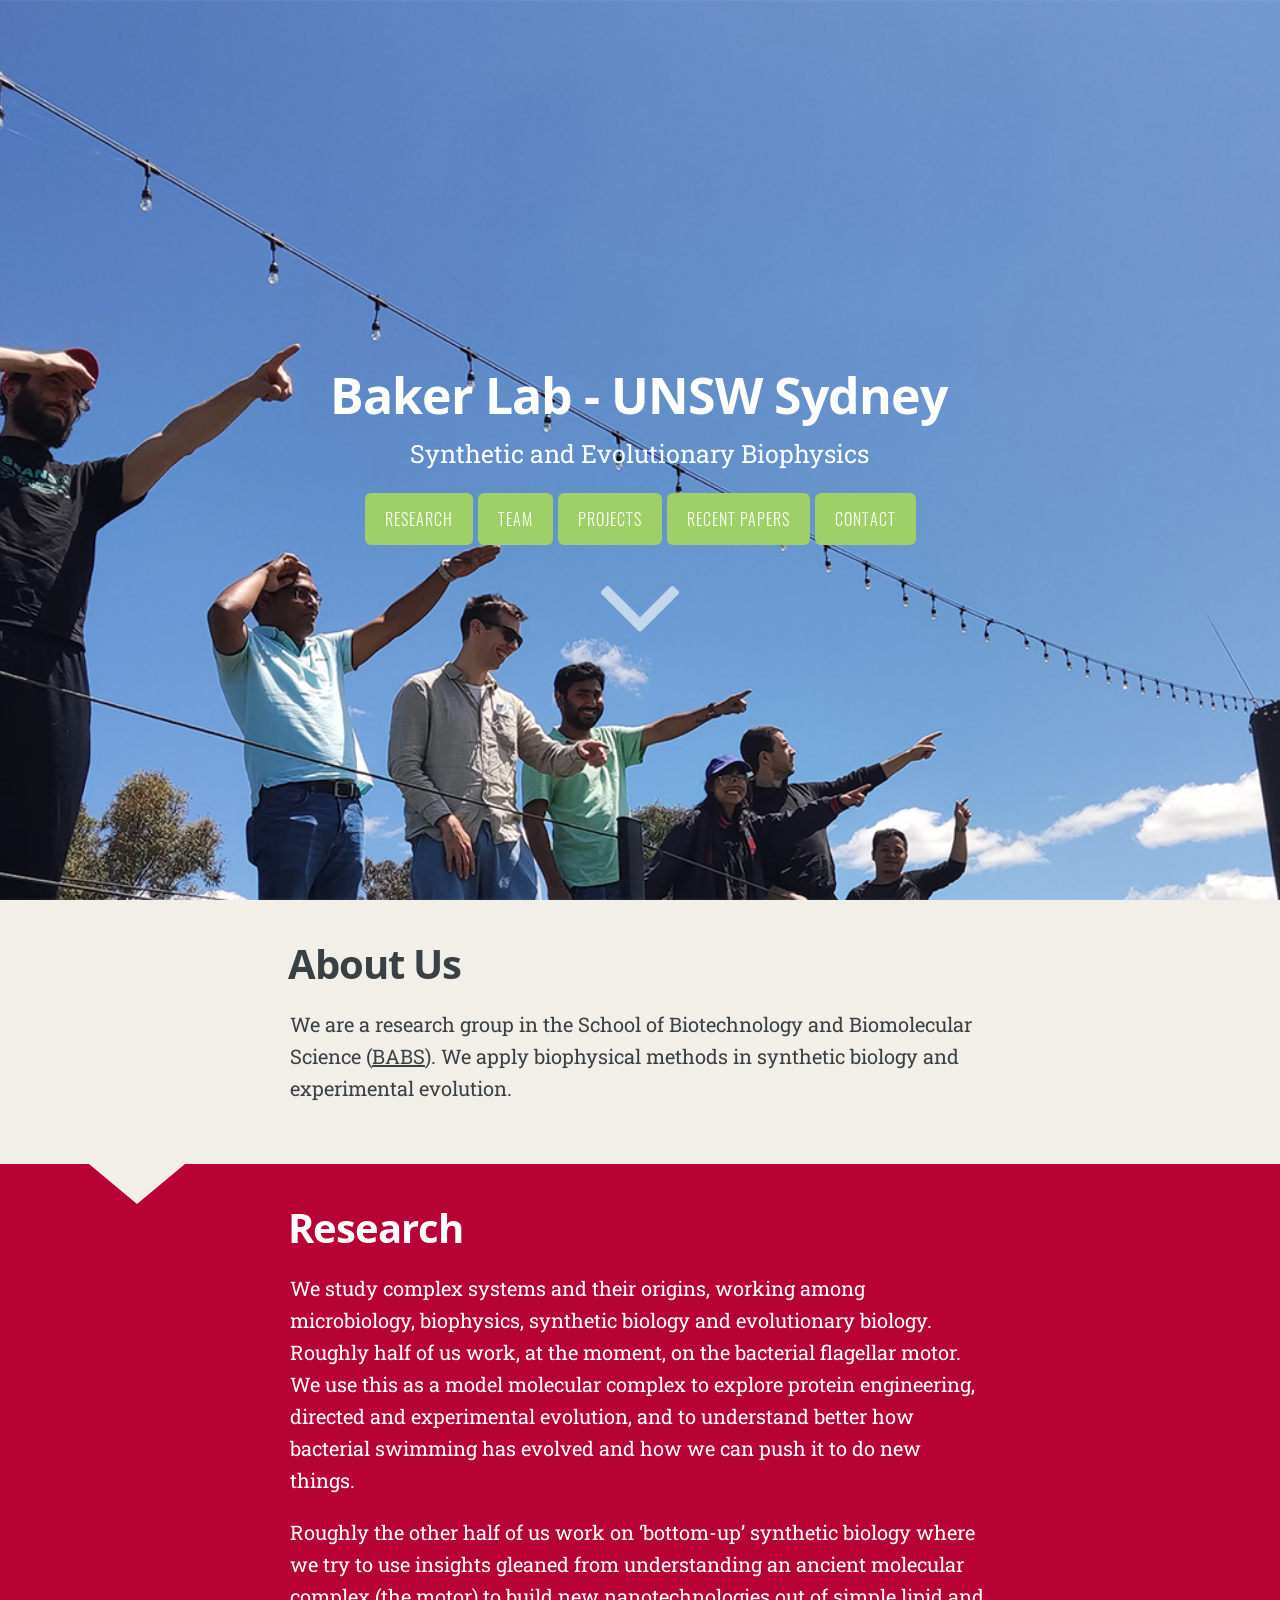
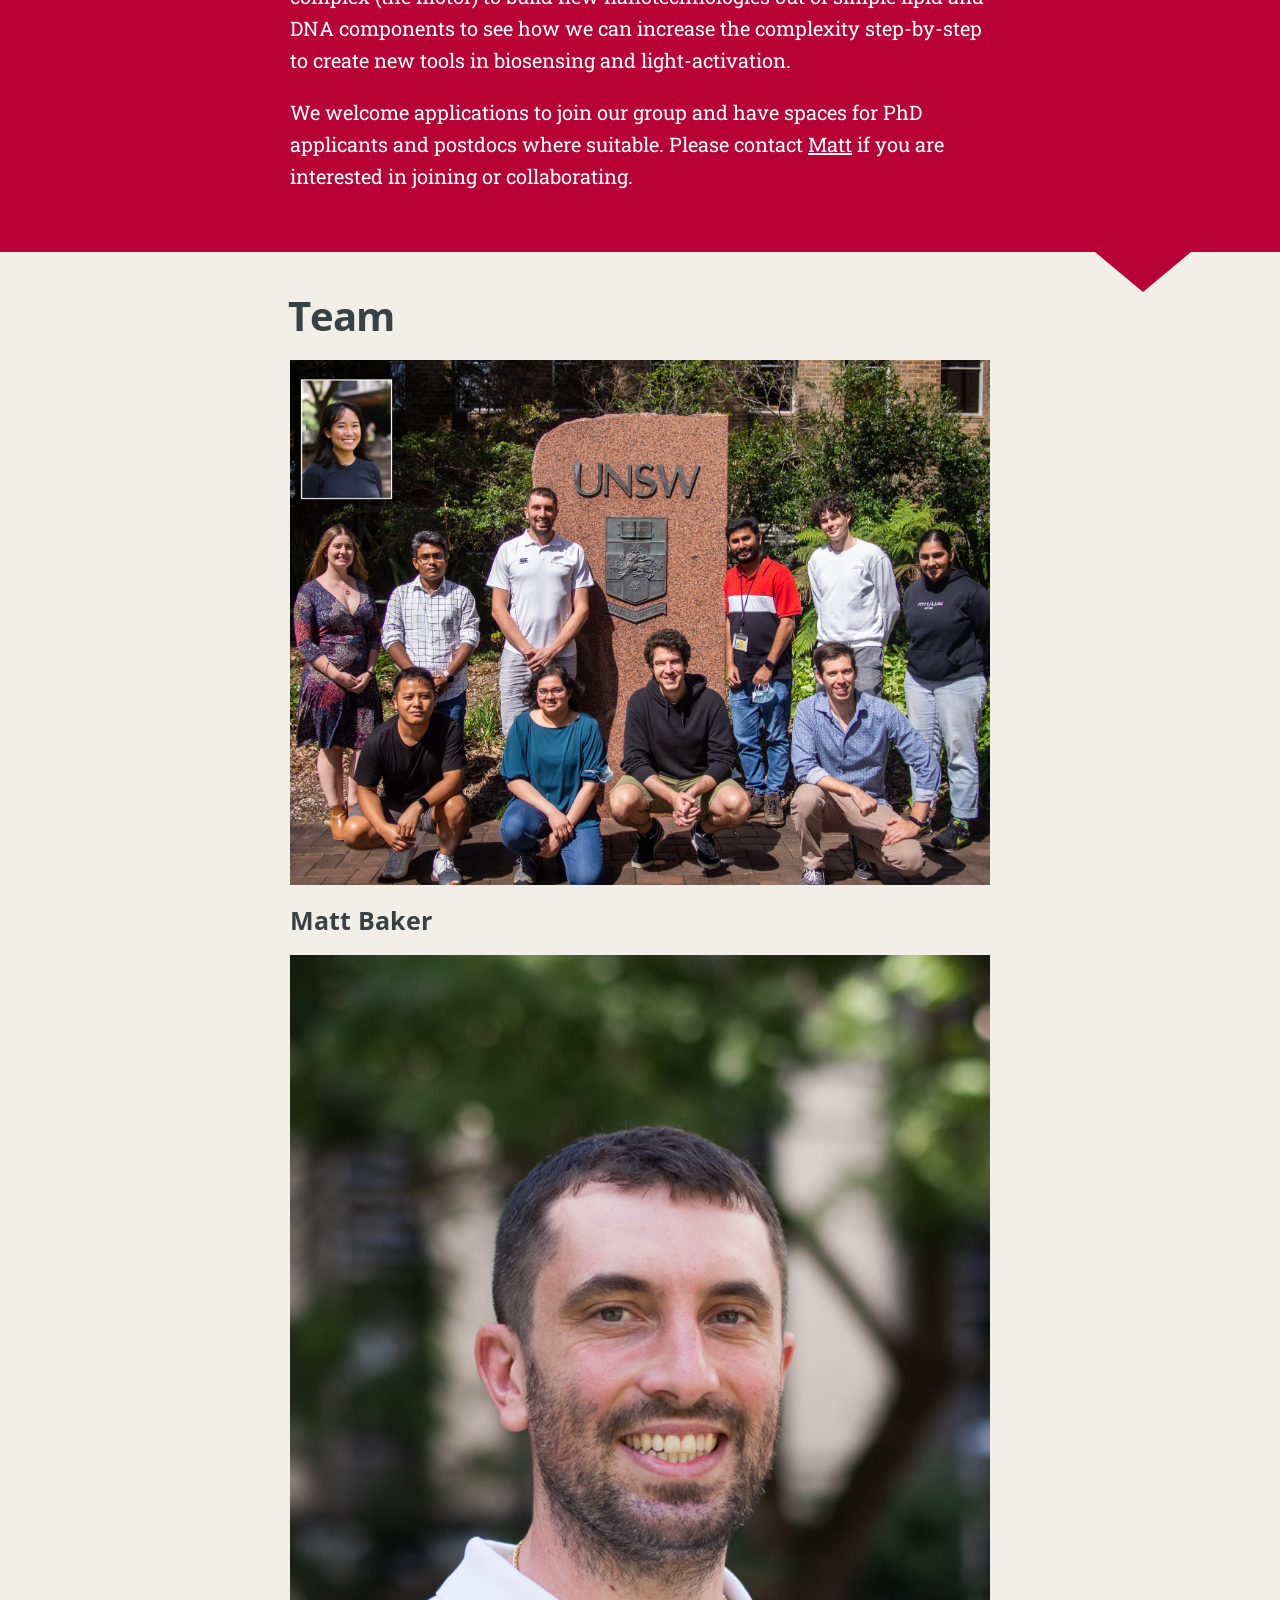
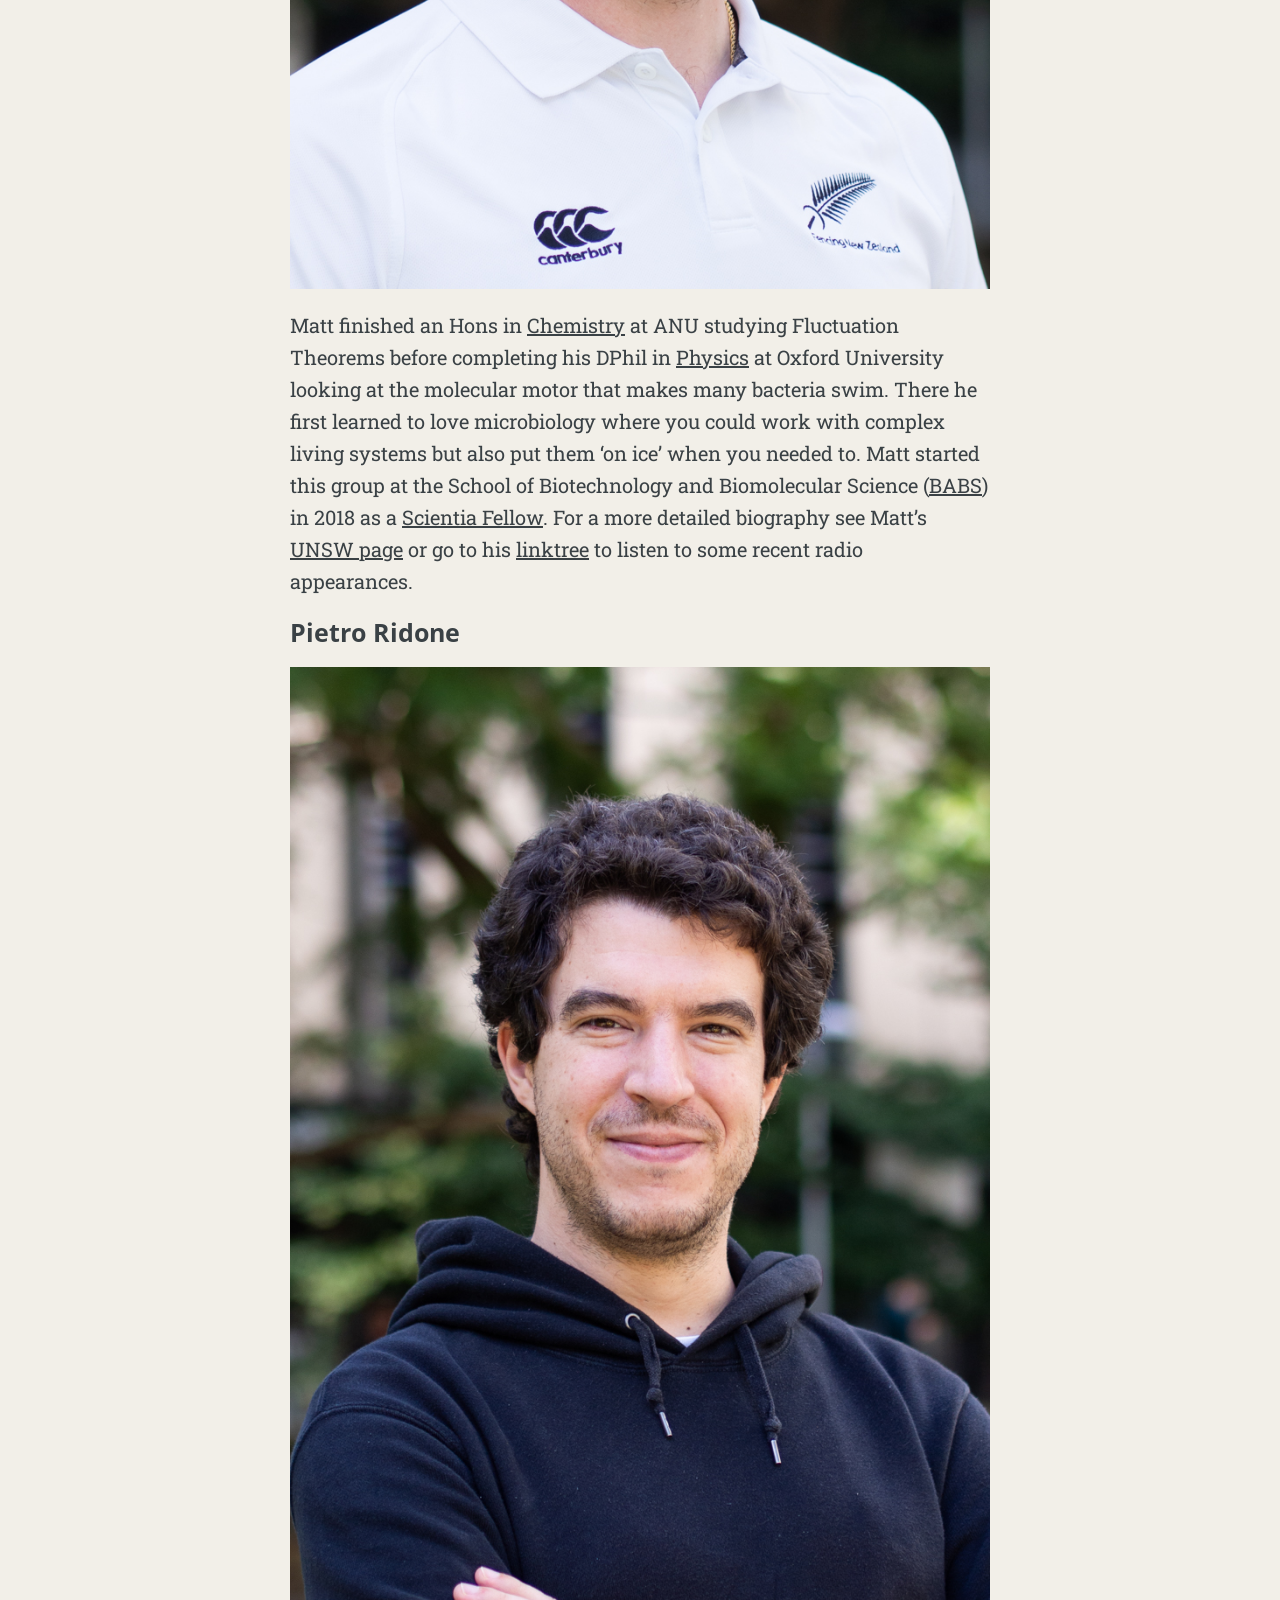
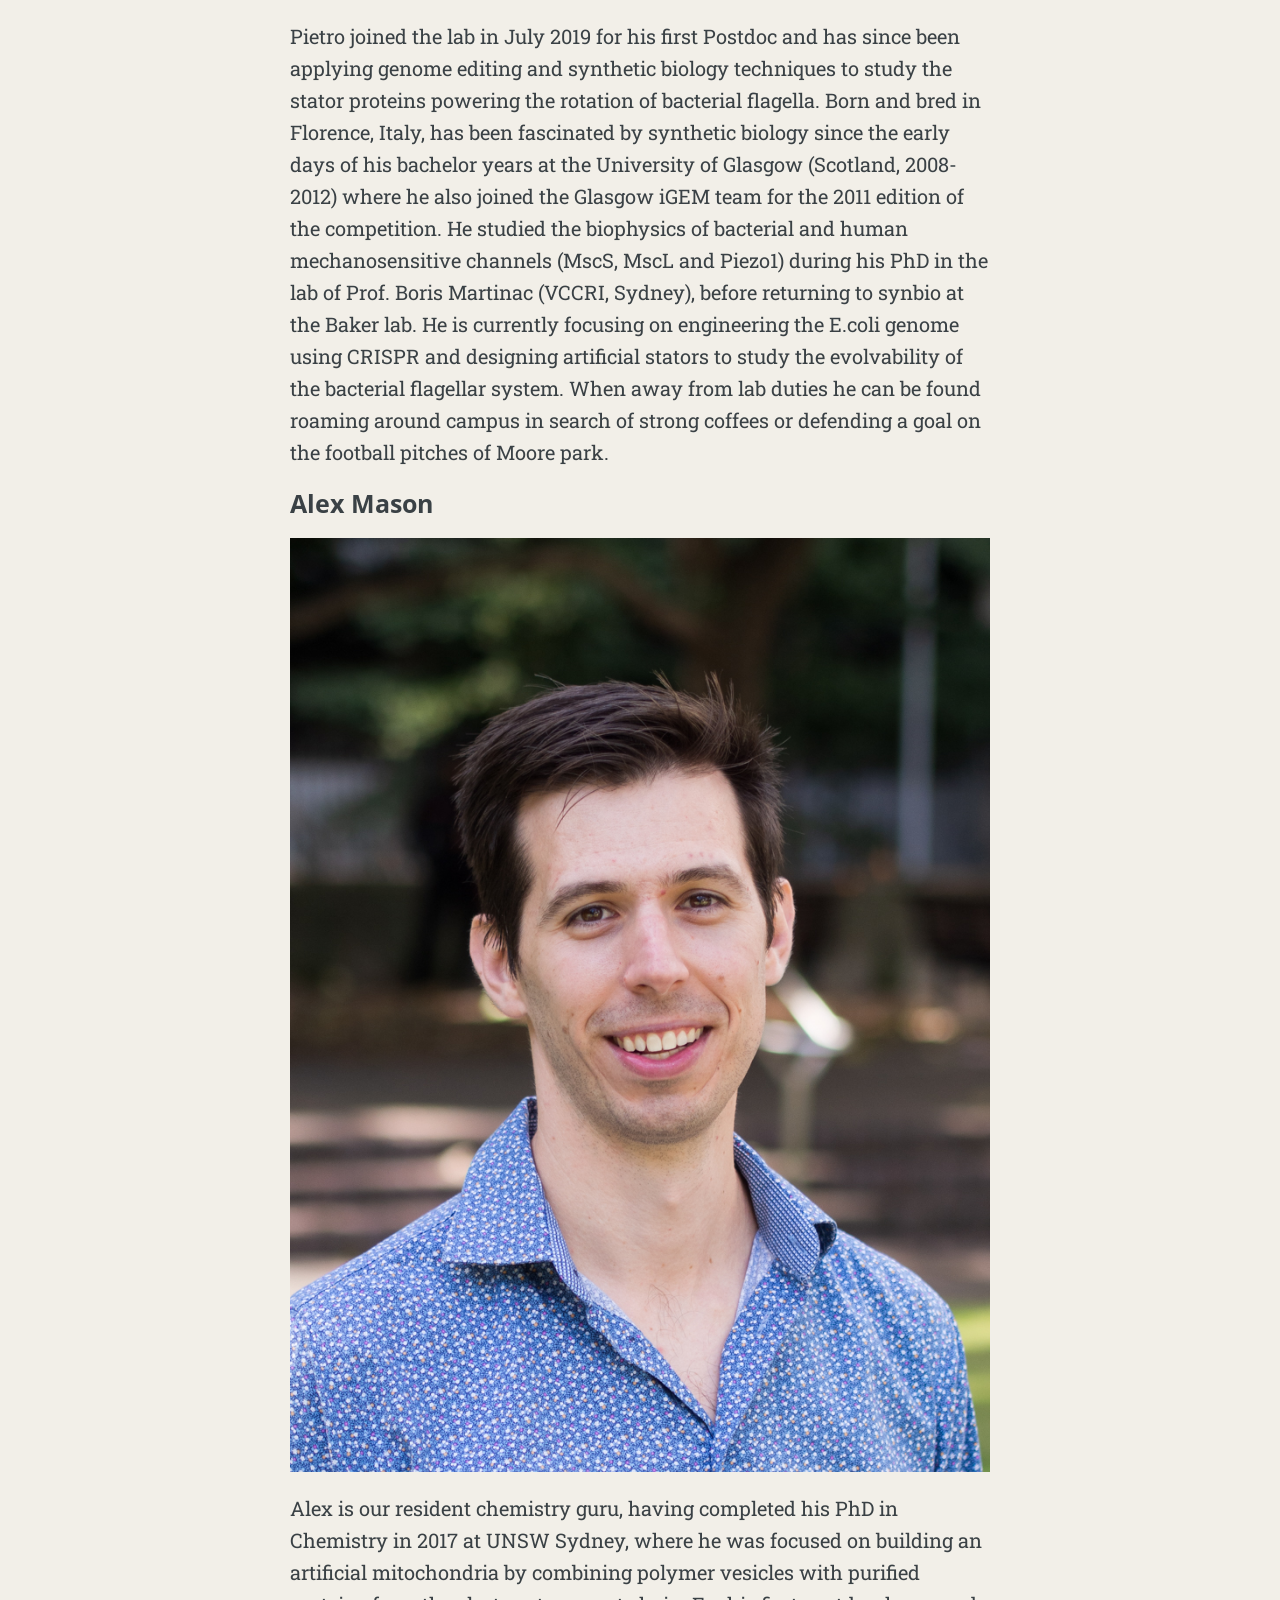
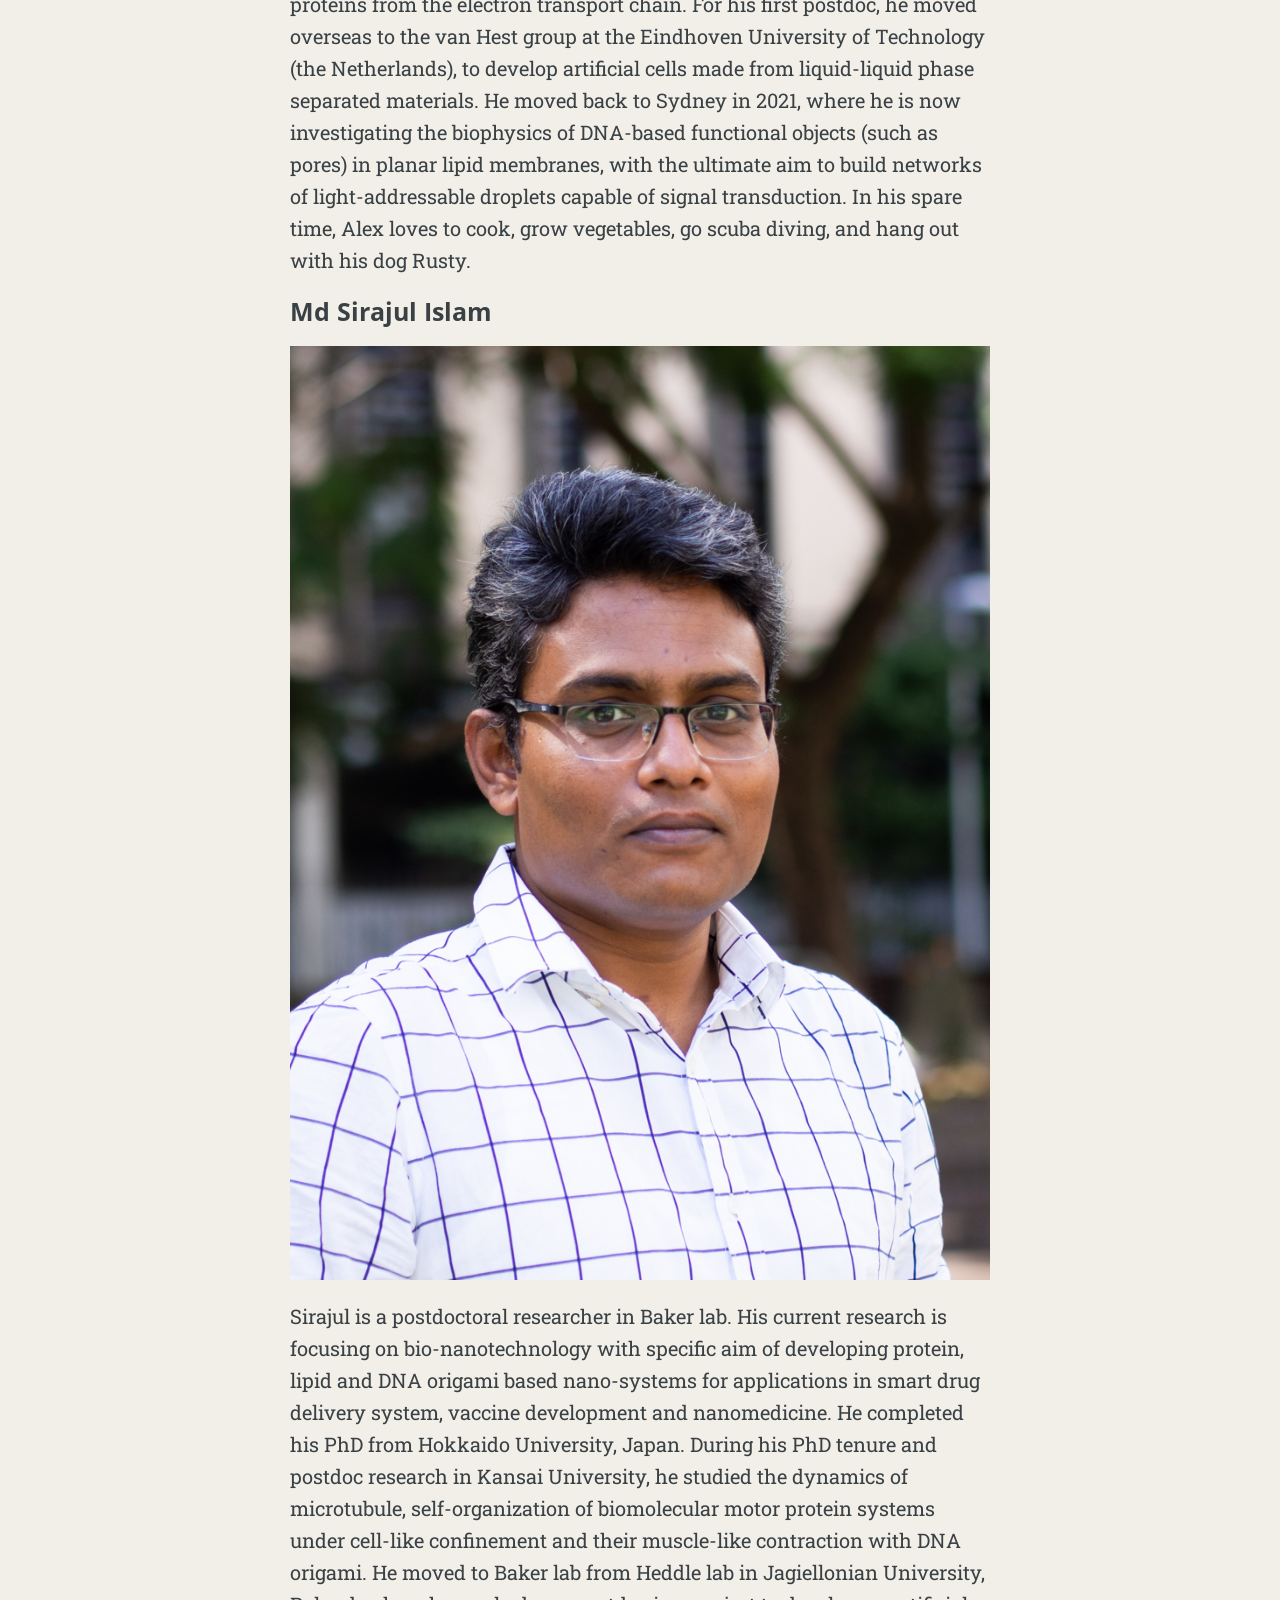
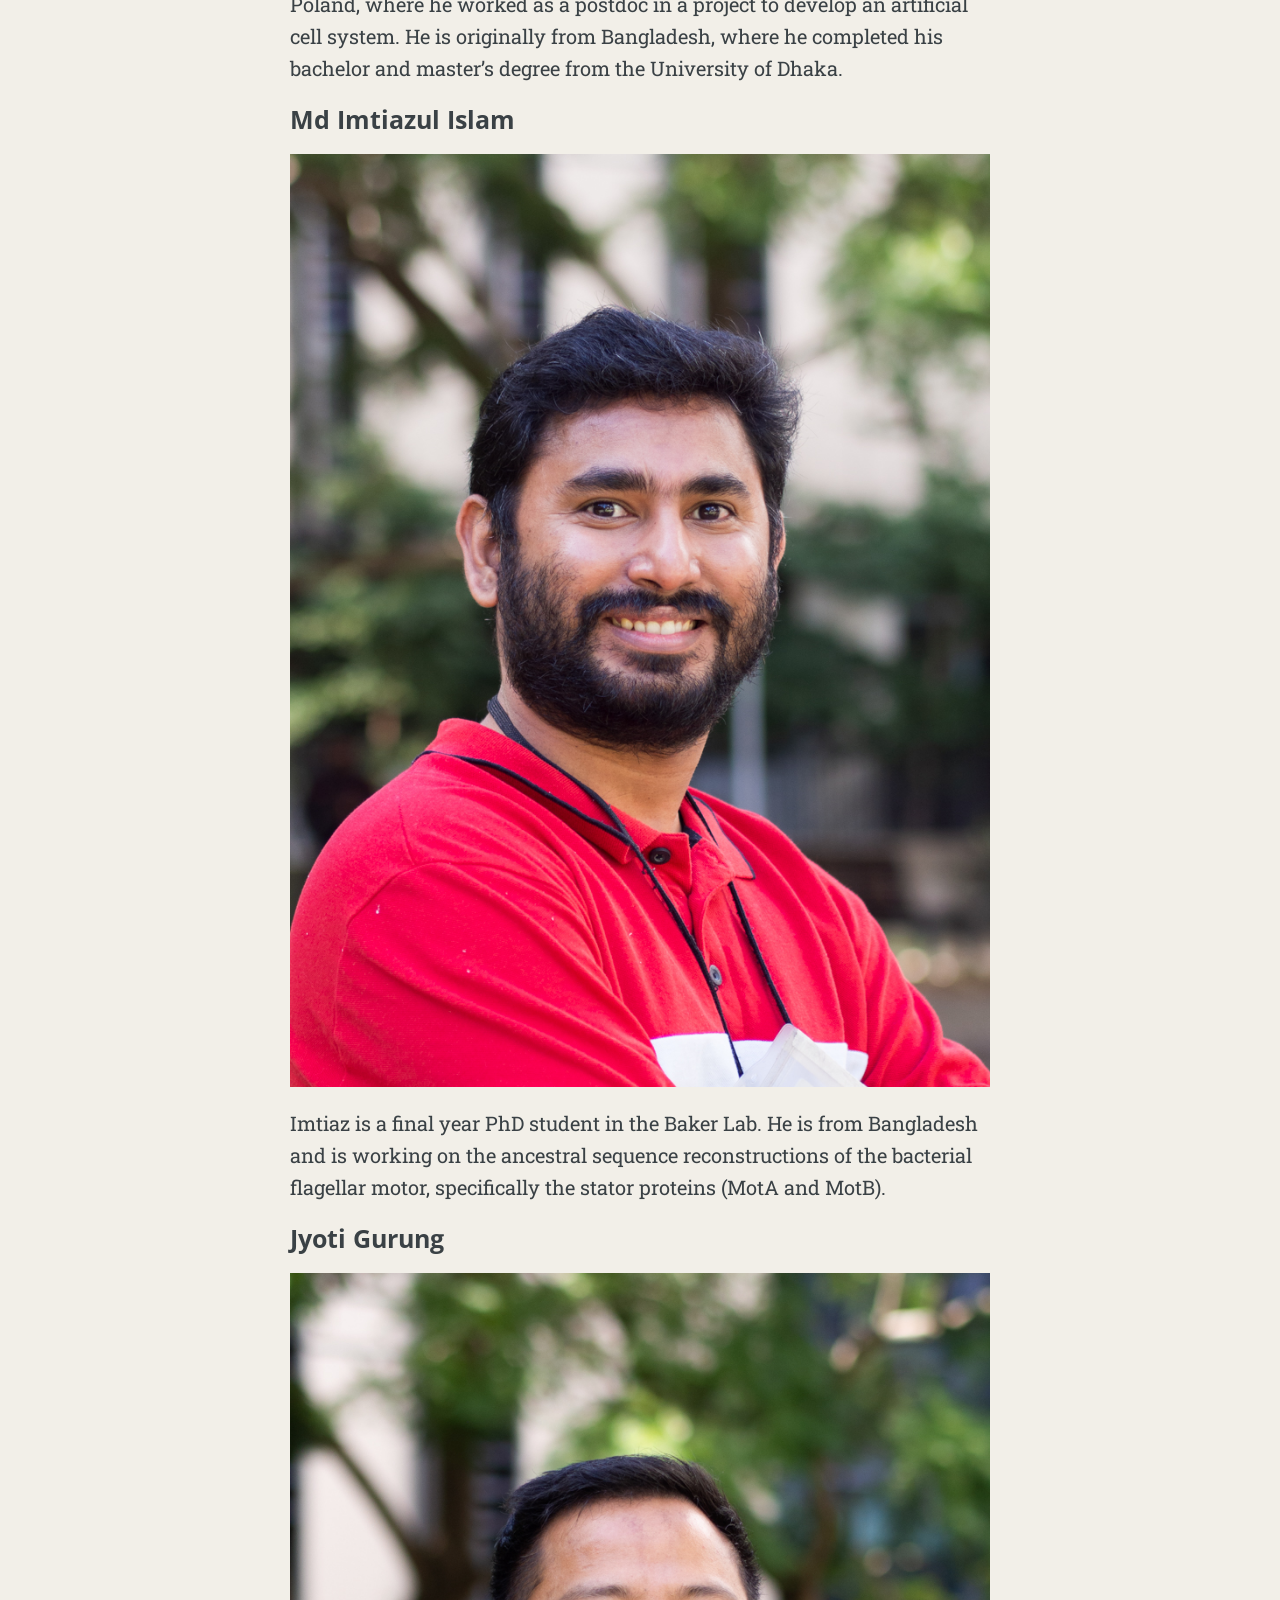
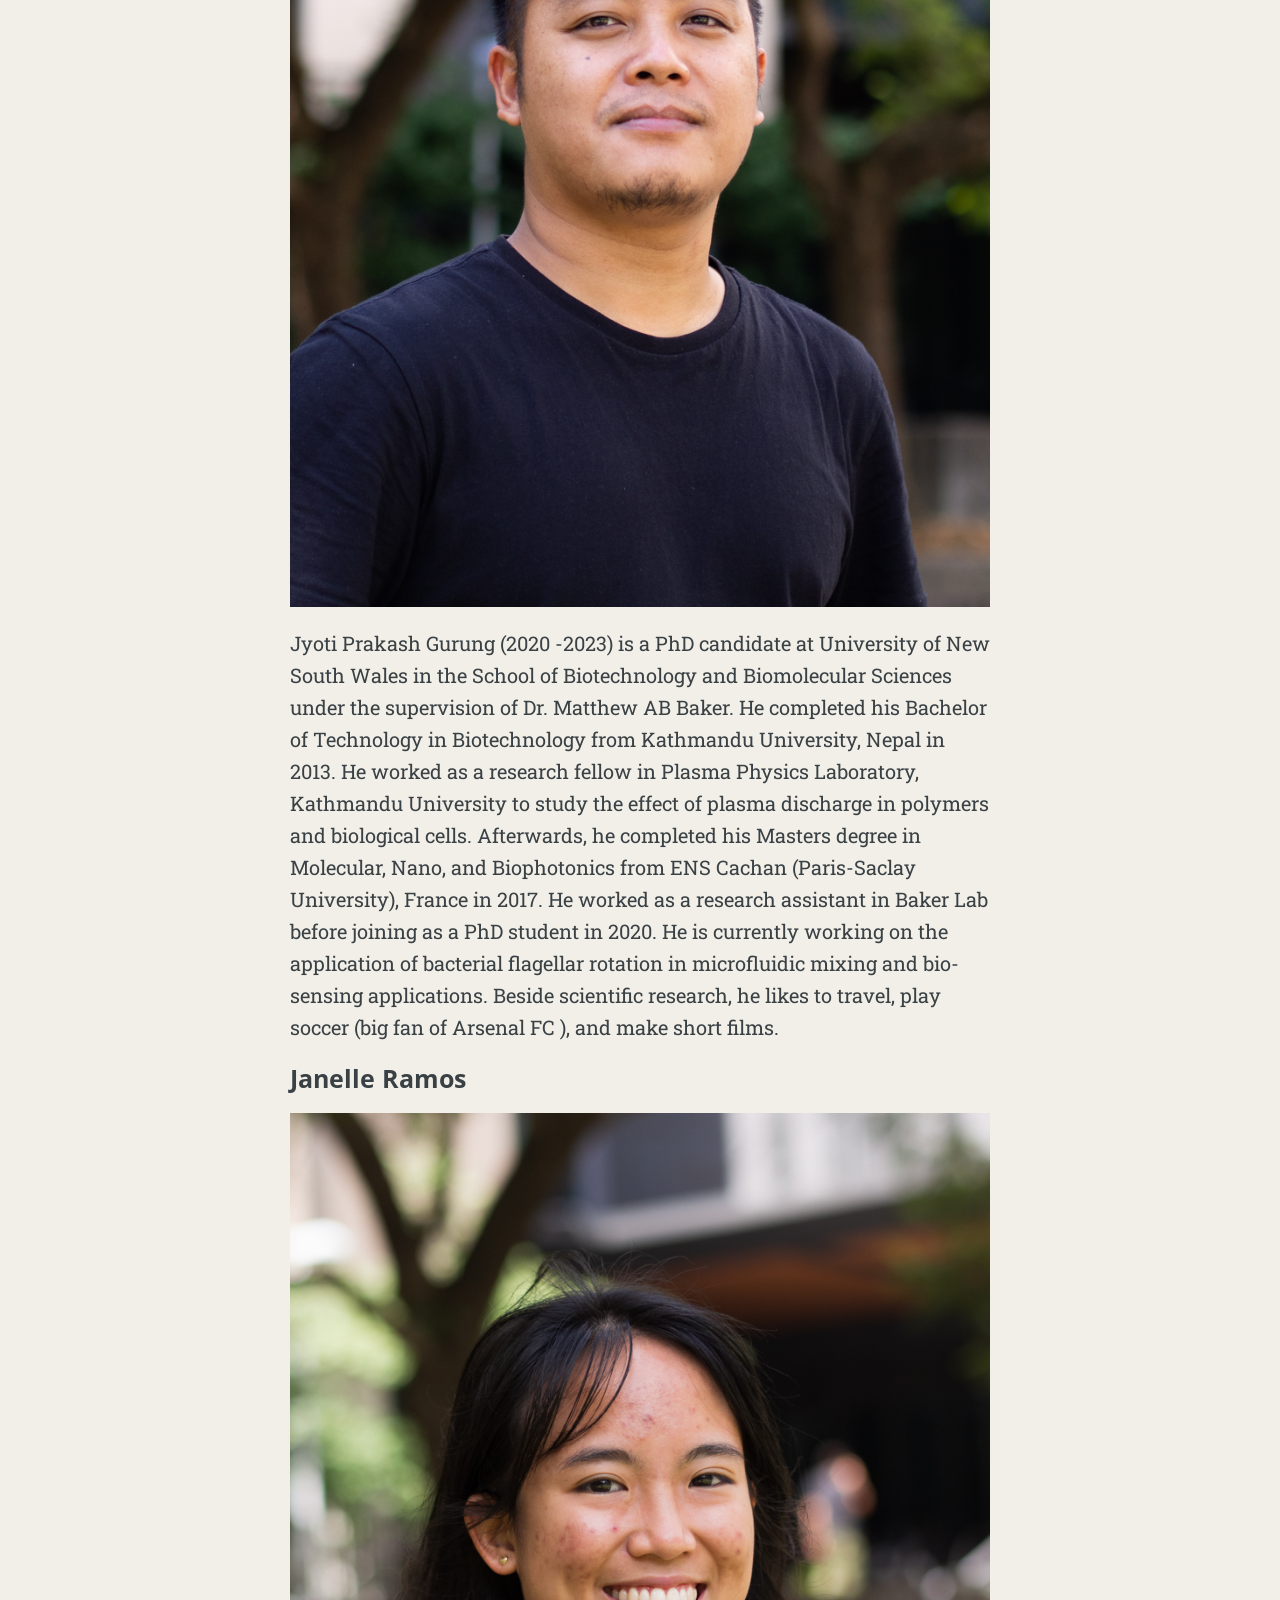
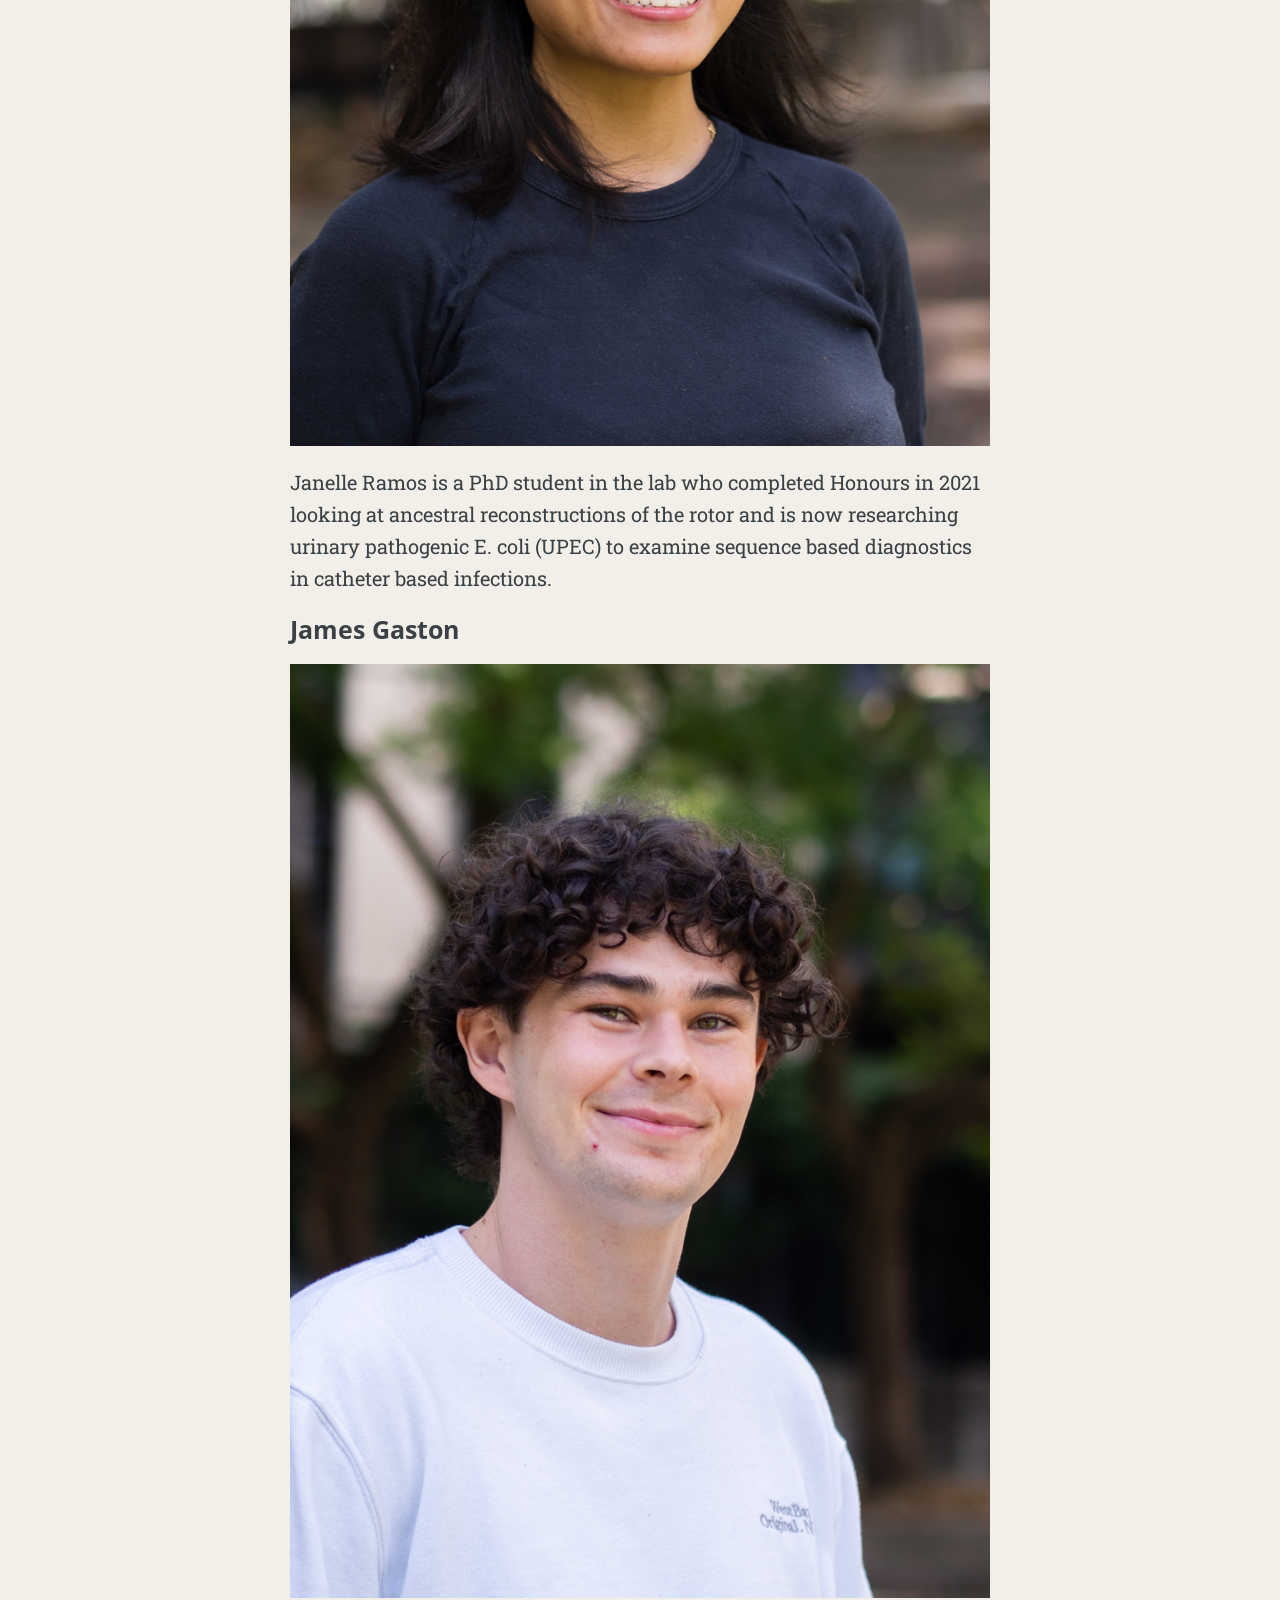
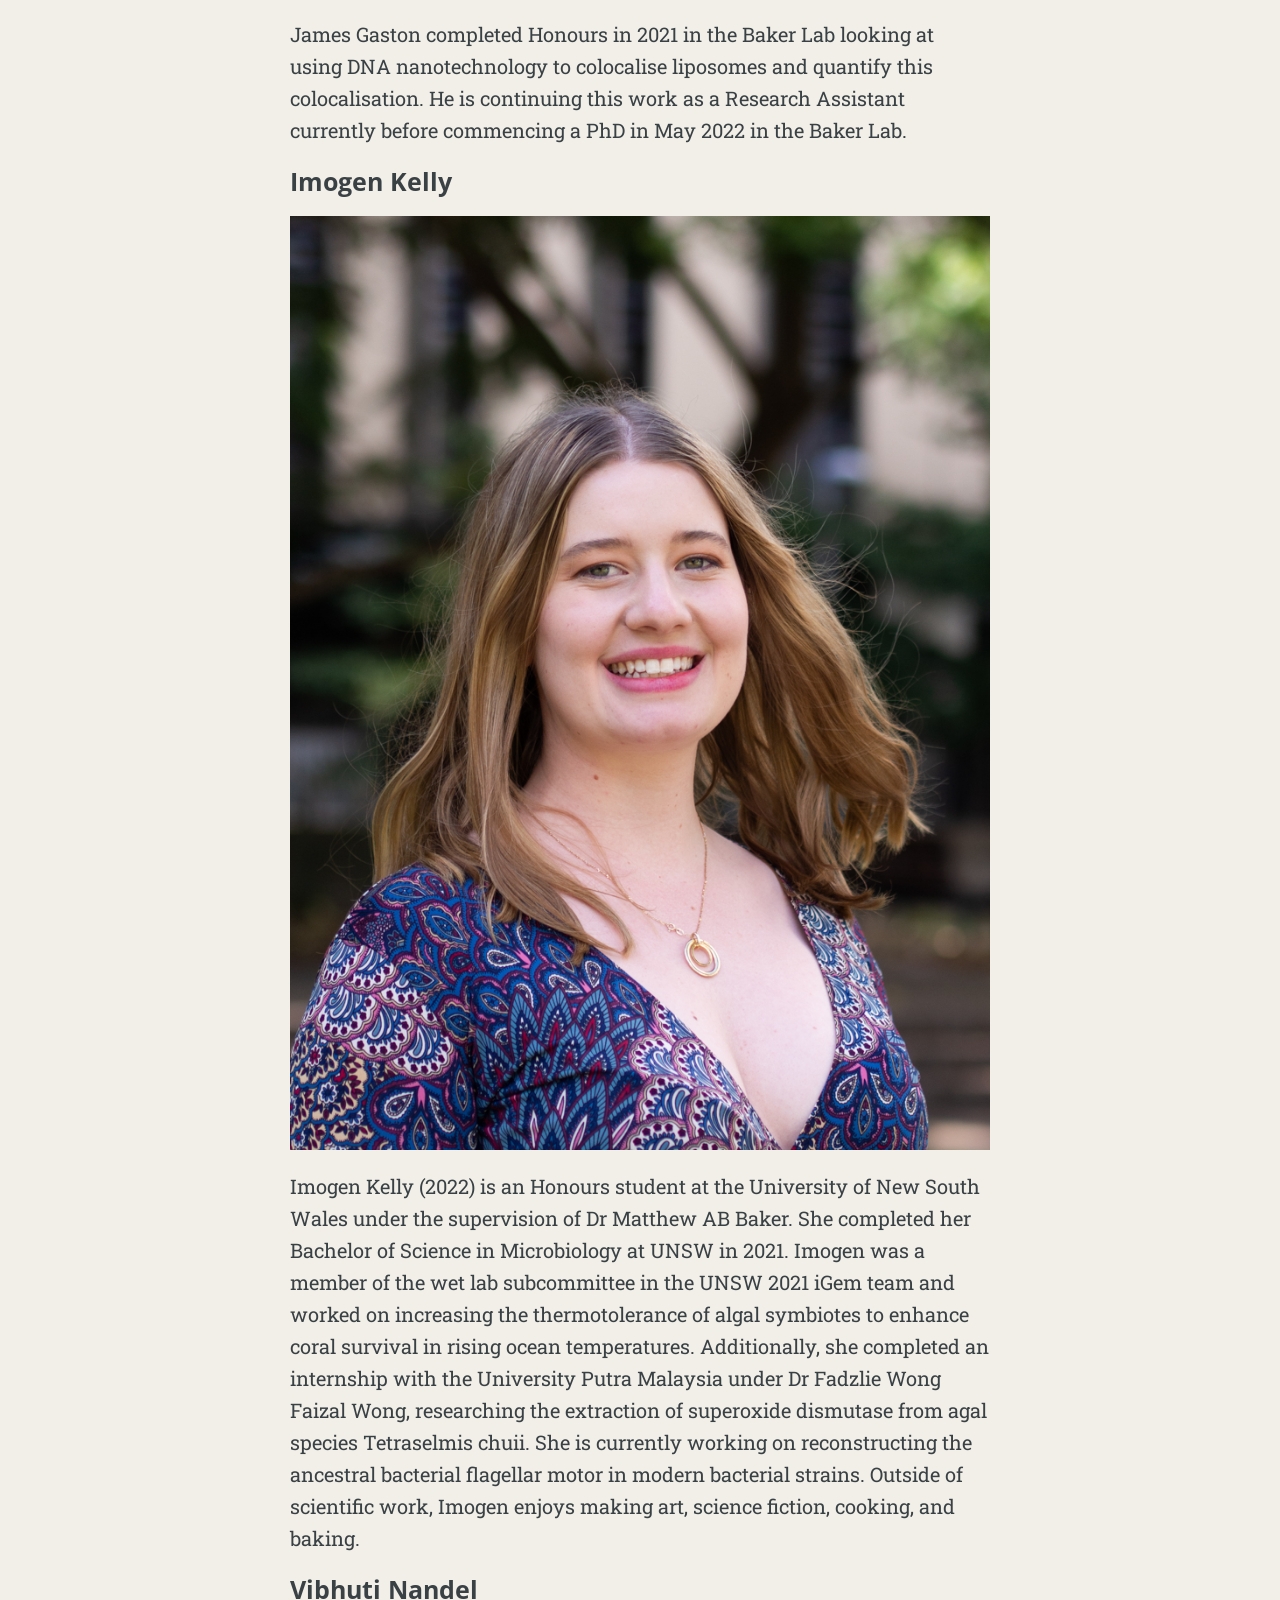
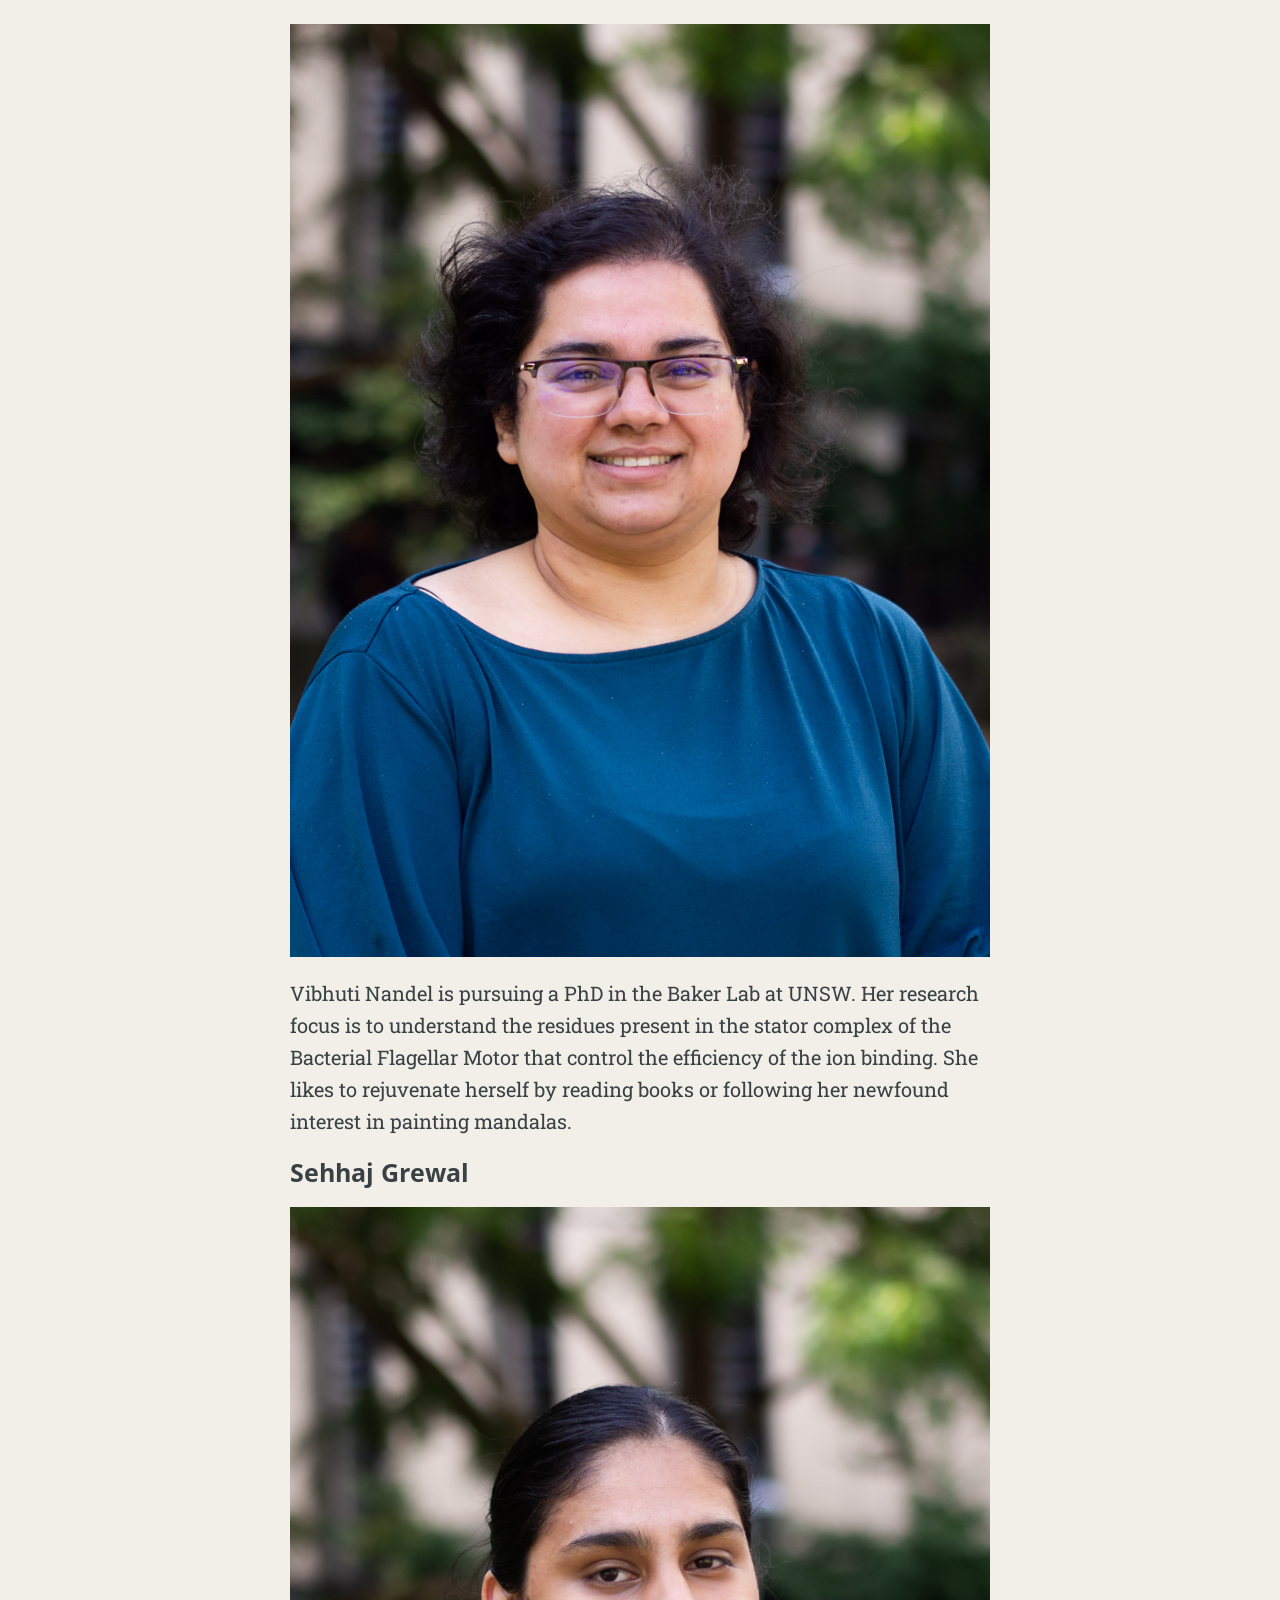
<file: public/index.html>
<!DOCTYPE html>
<html><meta http-equiv="Content-Type" content="text/html" charset="UTF-8" />
<meta http-equiv="X-UA-Compatible" content="IE=edge,chrome=1" />

<title>Baker Lab - UNSW Sydney</title>


  <link rel="shortcut icon" href="https://BakerLabBABS.github.io/images/favicon.png" type="image/png"
/>


  <meta name="description" content="Synthetic and Evolutionary Biophysics at UNSW"
/>

  <meta name="keywords" content="flagellar motor evolutionary biology experimental evolution directed evolution biophysics DNA nanotechnology"
/>
<meta name="referrer" content="no-referrer-when-downgrade" />

<meta name="HandheldFriendly" content="True" />
<meta name="MobileOptimized" content="320" />
<meta name="viewport" content="width=device-width, initial-scale=1.0" />

<link rel="stylesheet" href="https://BakerLabBABS.github.io/css/screen.css" />
<link rel="stylesheet" href="https://BakerLabBABS.github.io/css/fonts.css" type="text/css" />
<link
  rel="stylesheet"
  href="https://BakerLabBABS.github.io/fork-awesome/css/fork-awesome.min.css"
  type="text/css"
/>

<meta property="og:title" content="" />
<meta property="og:description" content="Synthetic and Evolutionary Biophysics at UNSW" />
<meta property="og:type" content="website" />
<meta property="og:url" content="https://BakerLabBABS.github.io/" /><meta property="og:image" content="https://BakerLabBABS.github.io/images/team_submarine.jpg"/><meta property="og:site_name" content="Baker Lab - UNSW Sydney" />


<meta name="twitter:card" content="summary_large_image"/>
<meta name="twitter:image" content="https://BakerLabBABS.github.io/images/team_submarine.jpg"/>

<meta name="twitter:title" content=""/>
<meta name="twitter:description" content="Synthetic and Evolutionary Biophysics at UNSW"/>

<meta itemprop="name" content="">
<meta itemprop="description" content="Synthetic and Evolutionary Biophysics at UNSW">















<link
  rel="apple-touch-icon"
  sizes="180x180"
  href="https://BakerLabBABS.github.io/images/apple-touch-icon.png"
/>
<link
  rel="icon"
  type="image/png"
  sizes="32x32"
  href="https://BakerLabBABS.github.io/images/favicon-32x32.png"
/>
<link
  rel="icon"
  type="image/png"
  sizes="16x16"
  href="https://BakerLabBABS.github.io/images/favicon-16x16.png"
/>
<body>



<header id="site-head" style="background-image: url(images/team_submarine.jpg)">
    <div class="vertical">
        <div id="site-head-content" class="inner">

            <h1 class="blog-title">Baker Lab - UNSW Sydney</h1>
            <h2 class="blog-description">Synthetic and Evolutionary Biophysics</h2>

            
                 <a class='btn site-menu' data-title-anchor='research'>Research</a>
            
                 <a class='btn site-menu' data-title-anchor='team'>Team</a>
            
                 <a class='btn site-menu' data-title-anchor='projects'>Projects</a>
            
                 <a class='btn site-menu' data-title-anchor='recent-papers'>Recent Papers</a>
            
                 <a class='btn site-menu' data-title-anchor='contact'>Contact</a>
            
            <i id='header-arrow' class="fa fa-angle-down"></i>
        </div>
    </div>
</header>
<main class="content" role="main">

    <div class='fixed-nav'>
    </div>
    
        <div class='post-holder'>
            <article id='about-us' class='post first '>
                <header class="post-header">
                    <h2 class="post-title">About Us</h2>
                </header>
                <section class="post-content">
                    <p>We are a research group in the School of Biotechnology and Biomolecular Science (<a href="https://www.babs.unsw.edu.au/">BABS</a>). We apply biophysical methods in synthetic biology and experimental evolution.</p>

                </section>
            </article>
            <div class='post-after'></div>
        </div>
    
        <div class='post-holder'>
            <article id='research' class='post  '>
                <header class="post-header">
                    <h2 class="post-title">Research</h2>
                </header>
                <section class="post-content">
                    <p>We study complex systems and their origins, working among microbiology, biophysics, synthetic biology and evolutionary biology. Roughly half of us work, at the moment, on the bacterial flagellar motor. We use this as a model molecular complex to explore protein engineering, directed and experimental evolution, and to understand better how bacterial swimming has evolved and how we can push it to do new things.</p>
<p>Roughly the other half of us work on &lsquo;bottom-up&rsquo; synthetic biology where we try to use insights gleaned from understanding an ancient molecular complex (the motor) to build new nanotechnologies out of simple lipid and DNA components to see how we can increase the complexity step-by-step to create new tools in biosensing and light-activation.</p>
<p>We welcome applications to join our group and have spaces for PhD applicants and postdocs where suitable. Please contact <a href="https://www.babs.unsw.edu.au/matthew-baker">Matt</a> if you are interested in joining or collaborating.</p>

                </section>
            </article>
            <div class='post-after'></div>
        </div>
    
        <div class='post-holder'>
            <article id='team' class='post  '>
                <header class="post-header">
                    <h2 class="post-title">Team</h2>
                </header>
                <section class="post-content">
                    <p><img src="images/WholeGroup.jpg" alt="Baker Lab"></p>
<h5 id="matt-baker">Matt Baker</h5>
<p><img src="images/Matt.jpg" alt="MattHead"></p>
<p>Matt finished an Hons in <a href="https://chemistry.anu.edu.au/">Chemistry</a> at ANU studying Fluctuation Theorems before completing his DPhil in <a href="https://www.physics.ox.ac.uk/">Physics</a> at Oxford University looking at the molecular motor that makes many bacteria swim. There he first learned to love microbiology where you could work with complex living systems but also put them &lsquo;on ice&rsquo; when you needed to.  Matt started this group at the School of Biotechnology and Biomolecular Science (<a href="https://www.babs.unsw.edu.au">BABS</a>) in 2018 as a <a href="https://research.unsw.edu.au/scientia-program">Scientia Fellow</a>. For a more detailed biography see Matt&rsquo;s <a href="https://www.babs.unsw.edu.au/matthew-baker">UNSW page</a> or go to his <a href="http://linktr.ee/phatmattbaker">linktree</a> to listen to some recent radio appearances.</p>
<h5 id="pietro-ridone">Pietro Ridone</h5>
<p><img src="images/Pietro.jpg" alt="PietroHead"></p>
<p>Pietro joined the lab in July 2019 for his first Postdoc and has since been applying genome editing and synthetic biology techniques to study the stator proteins powering the rotation of bacterial flagella. Born and bred in Florence, Italy, has been fascinated by synthetic biology since the early days of his bachelor years at the University of Glasgow (Scotland, 2008-2012) where he also joined the Glasgow iGEM team for the 2011 edition of the competition. He studied the biophysics of bacterial and human mechanosensitive channels (MscS, MscL and Piezo1) during his PhD in the lab of Prof. Boris Martinac (VCCRI, Sydney), before returning to synbio at the Baker lab. He is currently focusing on engineering the E.coli genome using CRISPR and designing artificial stators to study the evolvability of the bacterial flagellar system. When away from lab duties he can be found roaming around campus in search of strong coffees or defending a goal on the football pitches of Moore park.</p>
<h5 id="alex-mason">Alex Mason</h5>
<p><img src="images/Alex.jpg" alt="AlexHead"></p>
<p>Alex is our resident chemistry guru, having completed his PhD in Chemistry in 2017 at UNSW Sydney, where he was focused on building an artificial mitochondria by combining polymer vesicles with purified proteins from the electron transport chain. For his first postdoc, he moved overseas to the van Hest group at the Eindhoven University of Technology (the Netherlands), to develop artificial cells made from liquid-liquid phase separated materials. He moved back to Sydney in 2021, where he is now investigating the biophysics of DNA-based functional objects (such as pores) in planar lipid membranes, with the ultimate aim to build networks of light-addressable droplets capable of signal transduction. In his spare time, Alex loves to cook, grow vegetables, go scuba diving, and hang out with his dog Rusty.</p>
<h5 id="md-sirajul-islam">Md Sirajul Islam</h5>
<p><img src="images/Sirajul.jpg" alt="SirajulHead"></p>
<p>Sirajul is a postdoctoral researcher in Baker lab. His current research is focusing on bio-nanotechnology with specific aim of developing protein, lipid and DNA origami based nano-systems for applications in smart drug delivery system, vaccine development and nanomedicine. He completed his PhD from Hokkaido University, Japan. During his PhD tenure and postdoc research in Kansai University, he studied the dynamics of microtubule, self-organization of biomolecular motor protein systems under cell-like confinement and their muscle-like contraction with DNA origami. He moved to Baker lab from Heddle lab in Jagiellonian University, Poland, where he worked as a postdoc in a project to develop an artificial cell system. He is originally from Bangladesh, where he completed his bachelor and master’s degree from the University of Dhaka.</p>
<h5 id="md-imtiazul-islam">Md Imtiazul Islam</h5>
<p><img src="images/Imtiaz.jpg" alt="ImtiazHead"></p>
<p>Imtiaz is a final year PhD student in the Baker Lab. He is from Bangladesh and is working on the ancestral sequence reconstructions of the bacterial flagellar motor, specifically the stator proteins (MotA and MotB).</p>
<h5 id="jyoti-gurung">Jyoti Gurung</h5>
<p><img src="images/Jyoti.jpg" alt="JyotiHead"></p>
<p>Jyoti Prakash Gurung (2020 -2023) is a PhD candidate at University of New South Wales in the School of Biotechnology and Biomolecular Sciences under the supervision of Dr. Matthew AB Baker. He completed his Bachelor of Technology in Biotechnology from Kathmandu University, Nepal in 2013. He worked as a research fellow in Plasma Physics Laboratory, Kathmandu University to study the effect of plasma discharge in polymers and biological cells. Afterwards, he completed his Masters degree in Molecular, Nano, and Biophotonics from ENS Cachan (Paris-Saclay University), France in 2017. He worked as a research assistant in Baker Lab before joining as a PhD student in 2020. He is currently working on the application of bacterial flagellar rotation in microfluidic mixing  and bio-sensing applications. Beside scientific research, he likes to travel, play soccer (big fan of Arsenal FC ), and make short films.</p>
<h5 id="janelle-ramos">Janelle Ramos</h5>
<p><img src="images/Janelle.jpg" alt="JanelleHead"></p>
<p>Janelle Ramos is a PhD student in the lab who completed Honours in 2021 looking at ancestral reconstructions of the rotor and is now researching urinary pathogenic E. coli (UPEC) to examine sequence based diagnostics in catheter based infections.</p>
<h5 id="james-gaston">James Gaston</h5>
<p><img src="images/James.jpg" alt="JamesHead"></p>
<p>James Gaston completed Honours in 2021 in the Baker Lab looking at using DNA nanotechnology to colocalise liposomes and quantify this colocalisation. He is continuing this work as a Research Assistant currently before commencing a PhD in May 2022 in the Baker Lab.</p>
<h5 id="imogen-kelly">Imogen Kelly</h5>
<p><img src="images/Imogen.jpg" alt="ImogenHead"></p>
<p>Imogen Kelly (2022) is an Honours student at the University of New South Wales under the supervision of Dr Matthew AB Baker. She completed her Bachelor of Science in Microbiology at UNSW in 2021. Imogen was a member of the wet lab subcommittee in the UNSW 2021 iGem team and worked on increasing the thermotolerance of algal symbiotes to enhance coral survival in rising ocean temperatures. Additionally, she completed an internship with the University Putra Malaysia under Dr Fadzlie Wong Faizal Wong, researching the extraction of superoxide dismutase from agal species Tetraselmis chuii. She is currently working on reconstructing the ancestral bacterial flagellar motor in modern bacterial strains. Outside of scientific work, Imogen enjoys making art, science fiction, cooking, and baking.</p>
<h5 id="vibhuti-nandel">Vibhuti Nandel</h5>
<p><img src="images/Vibhuti.jpg" alt="VibhutHead"></p>
<p>Vibhuti Nandel is pursuing a PhD in the Baker Lab at UNSW. Her research focus is to understand the residues present in the stator complex of the Bacterial Flagellar Motor that control the efficiency of the ion binding. She likes to rejuvenate herself by reading books or following her newfound interest in painting mandalas.</p>
<h5 id="sehhaj-grewal">Sehhaj Grewal</h5>
<p><img src="images/Sehhaj.jpg" alt="SehhajHead"></p>
<p>Sehhaj Grewal is completing an undergraduate research thesis in Engineering in the Baker Lab working on phylogenetics and examining gene ontology across the flagellar motor in multiple bacterial species.</p>
<h3 id="alumni">Alumni</h3>
<p>Gonzalo Peralta (Hons 2016)<br>
Jessica Clark (Hons 2018)<br>
Oskar Jaggers (Hons 2018)<br>
Es Darley (Hons 2019)<br>
Joon Bae (Hons 2020)<br>
Angela Lin (Biomedical Engineering 2020)<br>
Dr Yu-Wen Lai (Postdoc 2017)</p>

                </section>
            </article>
            <div class='post-after'></div>
        </div>
    
        <div class='post-holder'>
            <article id='projects' class='post  '>
                <header class="post-header">
                    <h2 class="post-title">Projects</h2>
                </header>
                <section class="post-content">
                    <p>We have the following research projects currently active in the lab and open for motivated prospective PhD students to join. Those interested in applying should consider the <a href="https://research.unsw.edu.au/key-dates">key dates</a> and <a href="https://research.unsw.edu.au/how-apply">application process</a>.</p>
<h4 id="project-1-the-origins-of-motility">Project 1: The Origins of Motility.</h4>
<p>The evolutionary origins of the bacterial flagellum have been a subject of scientific and public controversy – how can evolution produce such a complex system? We believe we can make progress on the issue by updating old phylogenetic work with new datasets and improved models, and combining this with experimental evolution work being done in our labs. The project is to assemble a well-organized database of flagellar proteins and explore sequenced bacterial genomes with genome browsers and sequence-similarity searches.</p>
<h4 id="project-2-ancestral-reconstruction-of-the-bacterial-flagellar-motor">Project 2: Ancestral Reconstruction of the Bacterial Flagellar Motor</h4>
<p><img src="images/dinoplate.jpg#floatright" alt="dinoplate">
We recreate microbial ‘Jurassic Parks’ by resurrecting ancient flagellar motor componentry in contemporary	hosts and measuring how well they work to let bacteria swim. This allows us to create ancient motors that have never existed in the present day to synthesise and evolve new motors as well as to learn about the process of evolution.</p>
<h4 id="project-3-evolution-across-interfaces">Project 3: Evolution Across Interfaces</h4>
<p>We aim to explore how motility evolves across interfaces, when a bacterium faces a change in environment and how  bacteria adapt to dwindling nutrient across such an interface. This project has scope for designing and building custom tanks to optimise bacterial evolution using 3D printing and prototyping, as well as investigating microbiology and bacterial motility in multiple dimensions using layered swim devices.</p>
<h4 id="project-4-driving-fluidic-flows-with-the-bacterial-flagellar-motor">Project 4: Driving Fluidic Flows with the Bacterial Flagellar Motor</h4>
<p>We utilise the high efficiency and self assembly of the flagellar motor to drive rotation of cells on patterned surfaces to control mixing and fluid flows in microfluidics. This project suits someone with aninterest in DIY/maker culture and the fabrication of fluidic devices to manipulate and respond to flows.</p>
<h4 id="project-5-developing-dna-lipid-nanotechnology">Project 5: Developing DNA-lipid nanotechnology</h4>
<p><img src="images/droplet.jpg#floatright" alt="droplet">
We design DNA origami nanostructures that can bind and release from liposomes to direct the fusion of liposomes. We hope to apply this to trigger liposome fusion on demand using light and electrical signals. This project involves in vitro synthetic biology, DNA and lipid nanotechnologies and microscopy.</p>

                </section>
            </article>
            <div class='post-after'></div>
        </div>
    
        <div class='post-holder'>
            <article id='recent-papers' class='post  '>
                <header class="post-header">
                    <h2 class="post-title">Recent Papers</h2>
                </header>
                <section class="post-content">
                    <h3 id="preprints">Preprints</h3>
<h6 id="spontaneous-adaptation-of-ion-selectivity-in-a-bacterial-flagellar-motor">Spontaneous adaptation of ion selectivity in a bacterial flagellar motor</h6>
<p>Ridone, Ishida, Lin, Humphreys, Giannoulatou, Sowa, Baker.<br>
<em>bioRxiv</em><br>
| <a href="https://www.biorxiv.org/content/10.1101/2021.01.26.427765v3.full.pdf">PDF</a>
| <a href="https://www.biorxiv.org/content/10.1101/2021.01.26.427765v3">bioRxiv</a> |</p>
<h3 id="2021">2021</h3>
<h6 id="binding-of-dna-origami-to-lipids-maximizing-yield-and-switching-via-strand-displacement">Binding of DNA origami to lipids: maximizing yield and switching via strand displacement</h6>
<p>Daljit Singh, Darley, Ridone, Gaston, Abbas, Wickham, Baker.<br>
<em>Nucleic Acids Research</em><br>
| <a href="https://academic.oup.com/nar/article/49/19/10835/6382389?login=true">journal</a> |</p>
<h6 id="fluorescence-approaches-for-characterizing-ion-channels-in-synthetic-bilayers">Fluorescence Approaches for Characterizing Ion Channels in Synthetic Bilayers</h6>
<p>Islam, Gaston, Baker.<br>
<em>Membranes</em><br>
| <a href="https://www.mdpi.com/2077-0375/11/11/857">journal</a> |</p>
<h6 id="novel-amiloride-derivatives-that-inhibit-bacterial-motility-across-multiple-strains-and-stator-types">Novel Amiloride Derivatives That Inhibit Bacterial Motility across Multiple Strains and Stator Types</h6>
<p>Islam, Bae, Ishida, Ridone, Lin, Kelso, Sowa, Buckley, Baker.<br>
<em>Journal of Bacteriology</em><br>
| <a href="https://journals.asm.org/doi/10.1128/JB.00367-21?url_ver=Z39.88-2003&amp;rfr_id=ori:rid:crossref.org&amp;rfr_dat=cr_pub%20%200pubmed">journal</a> |</p>
<h6 id="pushing-the-super-resolution-limit-recent-improvements-in-microscopy-below-the-diffraction-limit">Pushing the super-resolution limit: recent improvements in microscopy below the diffraction limit</h6>
<p>Nieves, Baker.<br>
<em>Biochemical Society Transactions</em><br>
| <a href="https://portlandpress.com/biochemsoctrans/article-abstract/49/1/431/227879/Pushing-the-super-resolution-limit-recent">journal</a> |</p>
<h6 id="flagellar-export-apparatus-and-atp-synthetase-homology-evidenced-by-synteny-predating-the-last-universal-common-ancestor">Flagellar export apparatus and ATP synthetase: Homology evidenced by synteny predating the Last Universal Common Ancestor</h6>
<p>Matzke, Lin, Stone, Baker.<br>
<em>BioEssays</em><br>
| <a href="https://onlinelibrary.wiley.com/doi/epdf/10.1002/bies.202100004">PDF</a>
| <a href="https://onlinelibrary.wiley.com/doi/abs/10.1002/bies.202100004">journal</a> |</p>
<p>Earlier publications can be viewed on Matt&rsquo;s <a href="https://scholar.google.com.au/citations?hl=en&amp;user=CAkKpjwAAAAJ&amp;view_op=list_works&amp;sortby=pubdate">Google Scholar</a>.</p>

                </section>
            </article>
            <div class='post-after'></div>
        </div>
    
        <div class='post-holder'>
            <article id='contact' class='post  last'>
                <header class="post-header">
                    <h2 class="post-title">Contact</h2>
                </header>
                <section class="post-content">
                    <p><i class="fa fa-phone"></i> <a href="tel:+61293851277">+61 2 9385065 1277</a></p>
<p><i class="fa fa-envelope"></i> <a href="mailto:phatmattbaker@gmail.com">phatmattbaker@gmail.com</a></p>
<p><i class="fa fa-twitter"></i> <a href="http://twitter.com/phatmattbaker">@phatmattbaker</a></p>
<p><i class="fa fa-map-marker"></i> <a href="https://goo.gl/maps/Qf2nHMhd3SW6QnVq5">School of Biotechnology and Biomolecular Science</a></p>
<p><em><strong>Find us:</strong></em></p>
<p>Biosciences<br>
Room 301 (Level 3) D26<br>
UNSW Kensington Campus</p>
<p><em><strong>Send something:</strong></em></p>
<p>Attention: Matt Baker<br>
BABS<br>
Upper Campus Store E26, Bioscience South
LG018 Loading Dock<br>
Via Gate 11, Botany Street<br>
UNSW Sydney NSW 2052<br>
Australia</p>

                </section>
            </article>
            <div class='post-after'></div>
        </div>
    
</main>
<footer class="site-footer">
  <div class="inner">
    
      <section class="copyright">© Matt Baker</section>


    <section></section>
    
      <section>
        <a href="https://themes.gohugo.io/hugo-scroll/">Design</a> template
        built with ♥️ by
        <a href="https://www.janraasch.com" title="Jan Raasch">Jan Raasch</a>
      </section>

  </div>
</footer>

    <script type="text/javascript" src='https://BakerLabBABS.github.io/js/jquery-1.11.3.min.js'></script>

    
    <script type="text/javascript" src='https://BakerLabBABS.github.io/js/icons.js'></script>
    <script type="text/javascript" src='https://BakerLabBABS.github.io/js/index.js'></script>
    
</body>
</html>
</file>
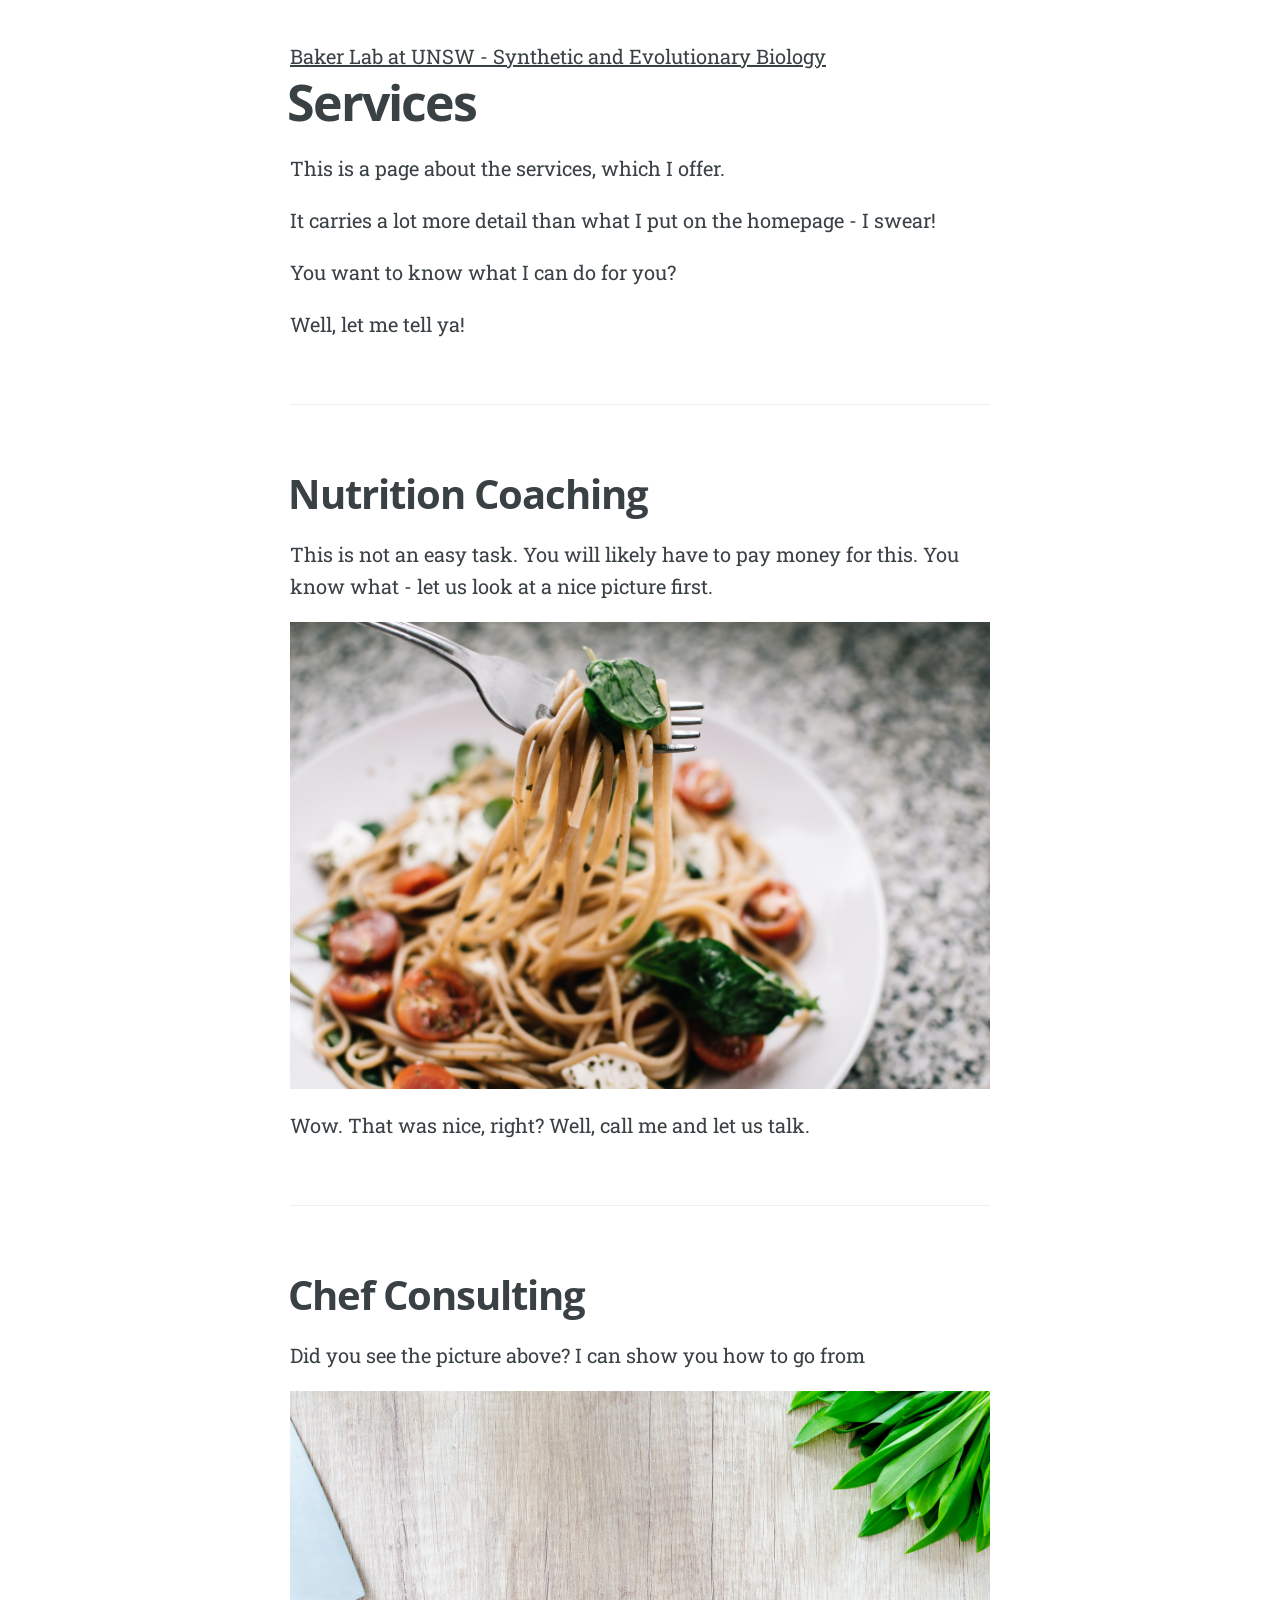
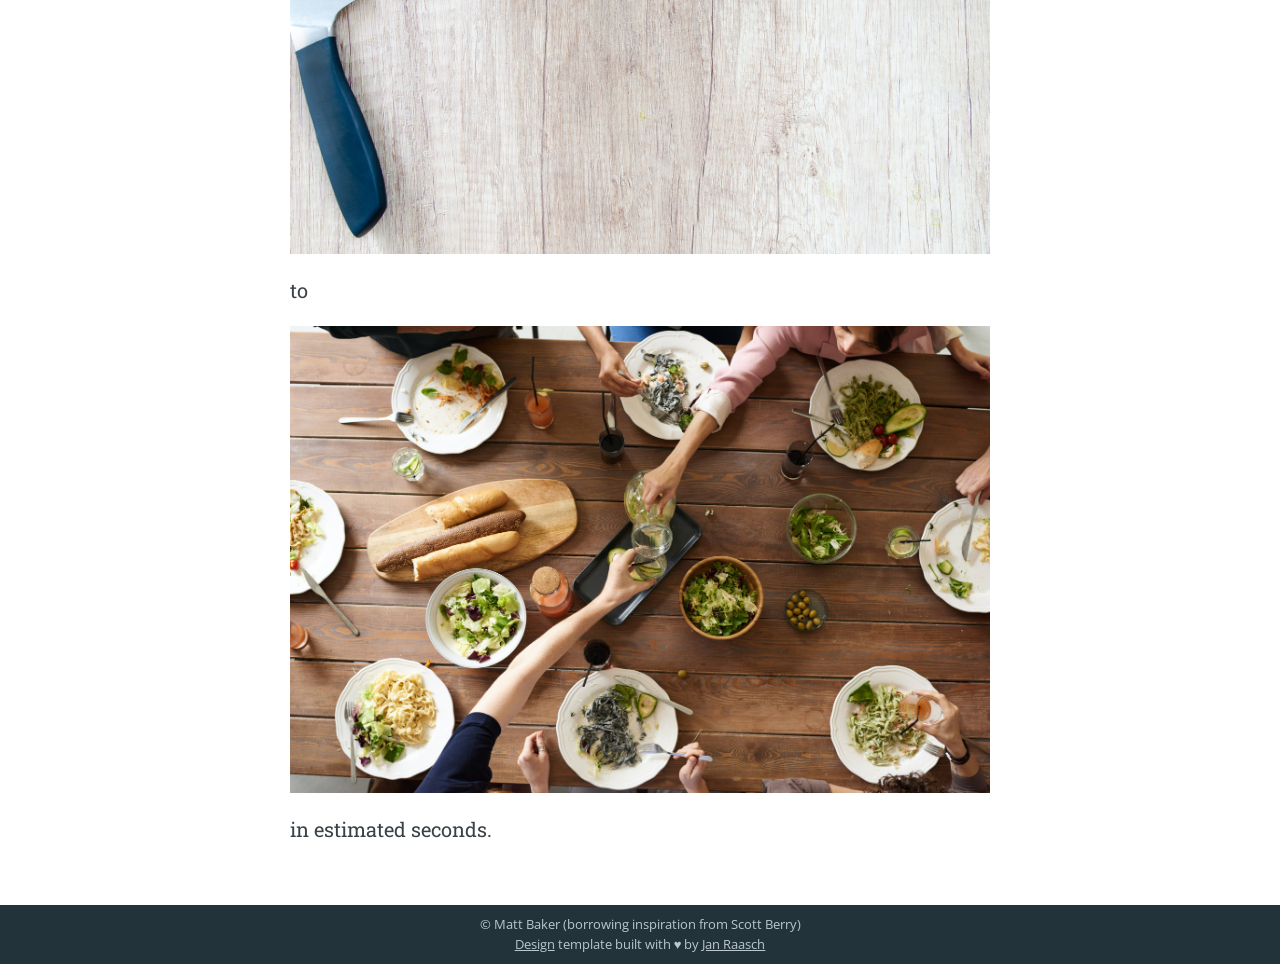
<file: services/index.html>
<!DOCTYPE html>
<html><meta http-equiv="Content-Type" content="text/html" charset="UTF-8" />
<meta http-equiv="X-UA-Compatible" content="IE=edge,chrome=1" />

<title>Services</title>


  <link rel="shortcut icon" href="https://bakerlabbabs.github.io/images/favicon.png" type="image/png"
/>


  <meta name="description" content="Baker Lab - UNSW"
/>

  <meta name="keywords" content="flagellar motor synthetic biology evolution lipids DNA nanotechnology"
/>
<meta name="referrer" content="no-referrer-when-downgrade" />

<meta name="HandheldFriendly" content="True" />
<meta name="MobileOptimized" content="320" />
<meta name="viewport" content="width=device-width, initial-scale=1.0" />

<link rel="stylesheet" href="https://bakerlabbabs.github.io/css/screen.css" />
<link rel="stylesheet" href="https://bakerlabbabs.github.io/css/fonts.css" type="text/css" />
<link
  rel="stylesheet"
  href="https://bakerlabbabs.github.io/fork-awesome/css/fork-awesome.min.css"
  type="text/css"
/>

<meta property="og:title" content="Services" />
<meta property="og:description" content="This is a page about the services, which I offer.
It carries a lot more detail than what I put on the homepage - I swear!
You want to know what I can do for you?
Well, let me tell ya!
 Nutrition Coaching This is not an easy task. You will likely have to pay money for this. You know what - let us look at a nice picture first." />
<meta property="og:type" content="article" />
<meta property="og:url" content="https://bakerlabbabs.github.io/services/" /><meta property="og:image" content="https://bakerlabbabs.github.io/images/cover-image.jpg"/><meta property="article:section" content="" />

<meta property="og:site_name" content="Baker Lab - Synthetic and Evolutionary Biology" />


<meta name="twitter:card" content="summary_large_image"/>
<meta name="twitter:image" content="https://bakerlabbabs.github.io/images/cover-image.jpg"/>

<meta name="twitter:title" content="Services"/>
<meta name="twitter:description" content="This is a page about the services, which I offer.
It carries a lot more detail than what I put on the homepage - I swear!
You want to know what I can do for you?
Well, let me tell ya!
 Nutrition Coaching This is not an easy task. You will likely have to pay money for this. You know what - let us look at a nice picture first."/>

<meta itemprop="name" content="Services">
<meta itemprop="description" content="This is a page about the services, which I offer.
It carries a lot more detail than what I put on the homepage - I swear!
You want to know what I can do for you?
Well, let me tell ya!
 Nutrition Coaching This is not an easy task. You will likely have to pay money for this. You know what - let us look at a nice picture first.">

<meta itemprop="wordCount" content="102"><meta itemprop="image" content="https://bakerlabbabs.github.io/images/cover-image.jpg"/>
<meta itemprop="keywords" content="" />















<link
  rel="apple-touch-icon"
  sizes="180x180"
  href="https://bakerlabbabs.github.io/images/apple-touch-icon.png"
/>
<link
  rel="icon"
  type="image/png"
  sizes="32x32"
  href="https://bakerlabbabs.github.io/images/favicon-32x32.png"
/>
<link
  rel="icon"
  type="image/png"
  sizes="16x16"
  href="https://bakerlabbabs.github.io/images/favicon-16x16.png"
/>
<body>
  <main class="content page-template page-" role="main">
    <article class="post page">
      <header class="post-header">
        <a id="blog-logo" href="../">
          Baker Lab at UNSW - Synthetic and Evolutionary Biology
        </a>
      </header>
      <h1 class="post-title">Services</h1>
      <section class="post-content">
        <p>This is a page about the services, which I offer.</p>
<p>It carries a lot more detail than what I put on the homepage - I swear!</p>
<p>You want to know what I can do for you?</p>
<p>Well, let me tell ya!</p>
<hr>
<h2 id="nutrition-coaching">Nutrition Coaching</h2>
<p>This is not an easy task. You will likely have to pay money for this. You know what - let us look at a nice picture first.</p>
<p><img src="../images/selective-focus-photography-of-pasta-with-tomato-and-basil-1279330.jpg" alt="Nice picture to make you pay me ;-)"></p>
<p>Wow. That was nice, right? Well, call me and let us talk.</p>
<hr>
<h2 id="chef-consulting">Chef Consulting</h2>
<p>Did you see the picture above? I can show you how to go from</p>
<p><img src="../images/board-bunch-cooking-food-349609.jpg" alt="Let us get started on a clean slate"></p>
<p>to</p>
<p><img src="../images/woman-pouring-juice-on-glass-3184192.jpg" alt="Let us get started on a clean slate"></p>
<p>in estimated seconds.</p>

      </section>
    </article>
  </main>
<footer class="site-footer">
  <div class="inner">
    
      <section class="copyright">© Matt Baker (borrowing inspiration from Scott Berry)</section>


    <section></section>
    
      <section>
        <a href="https://themes.gohugo.io/hugo-scroll/">Design</a> template
        built with ♥️ by
        <a href="https://www.janraasch.com" title="Jan Raasch">Jan Raasch</a>
      </section>

  </div>
</footer>

    <script type="text/javascript" src='https://bakerlabbabs.github.io/js/jquery-1.11.3.min.js'></script>

    
    <script type="text/javascript" src='https://bakerlabbabs.github.io/js/icons.js'></script>
    <script type="text/javascript" src='https://bakerlabbabs.github.io/js/index.js'></script>
    
</body>
</html>
</file>
